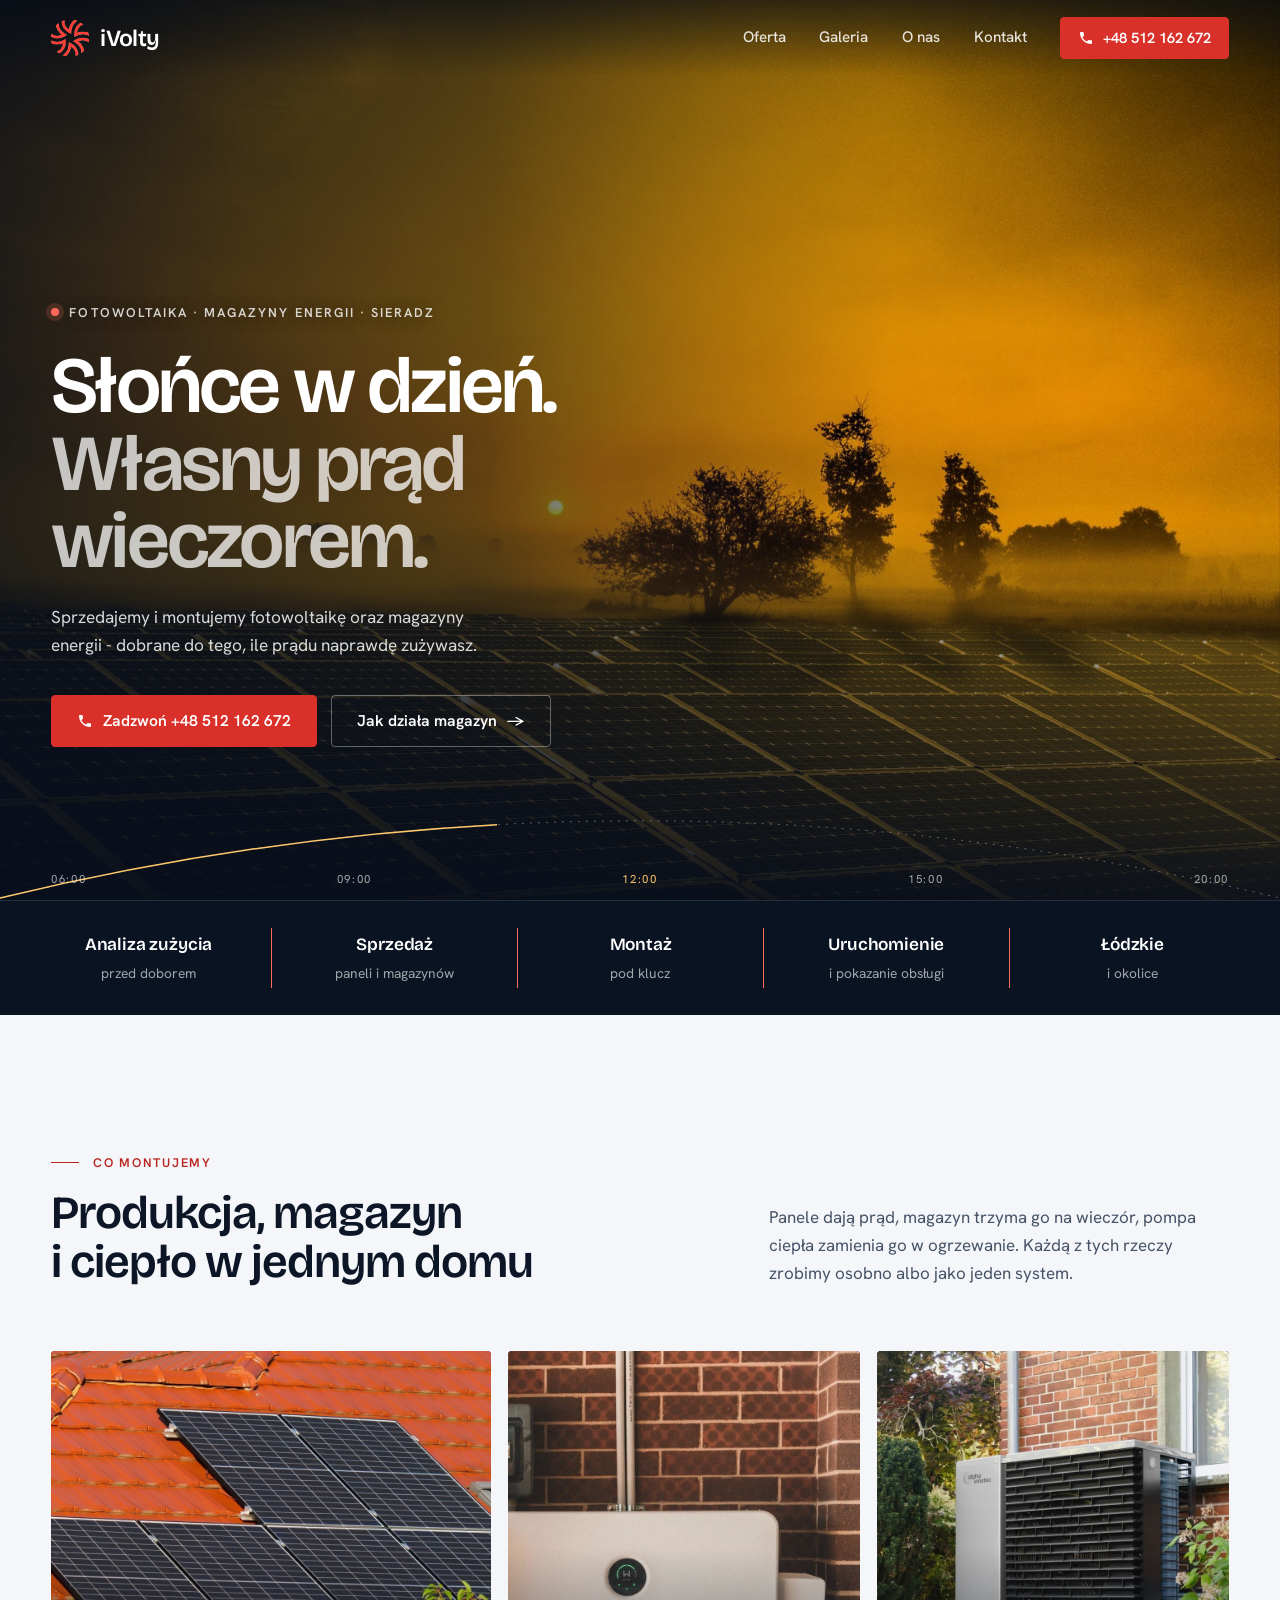
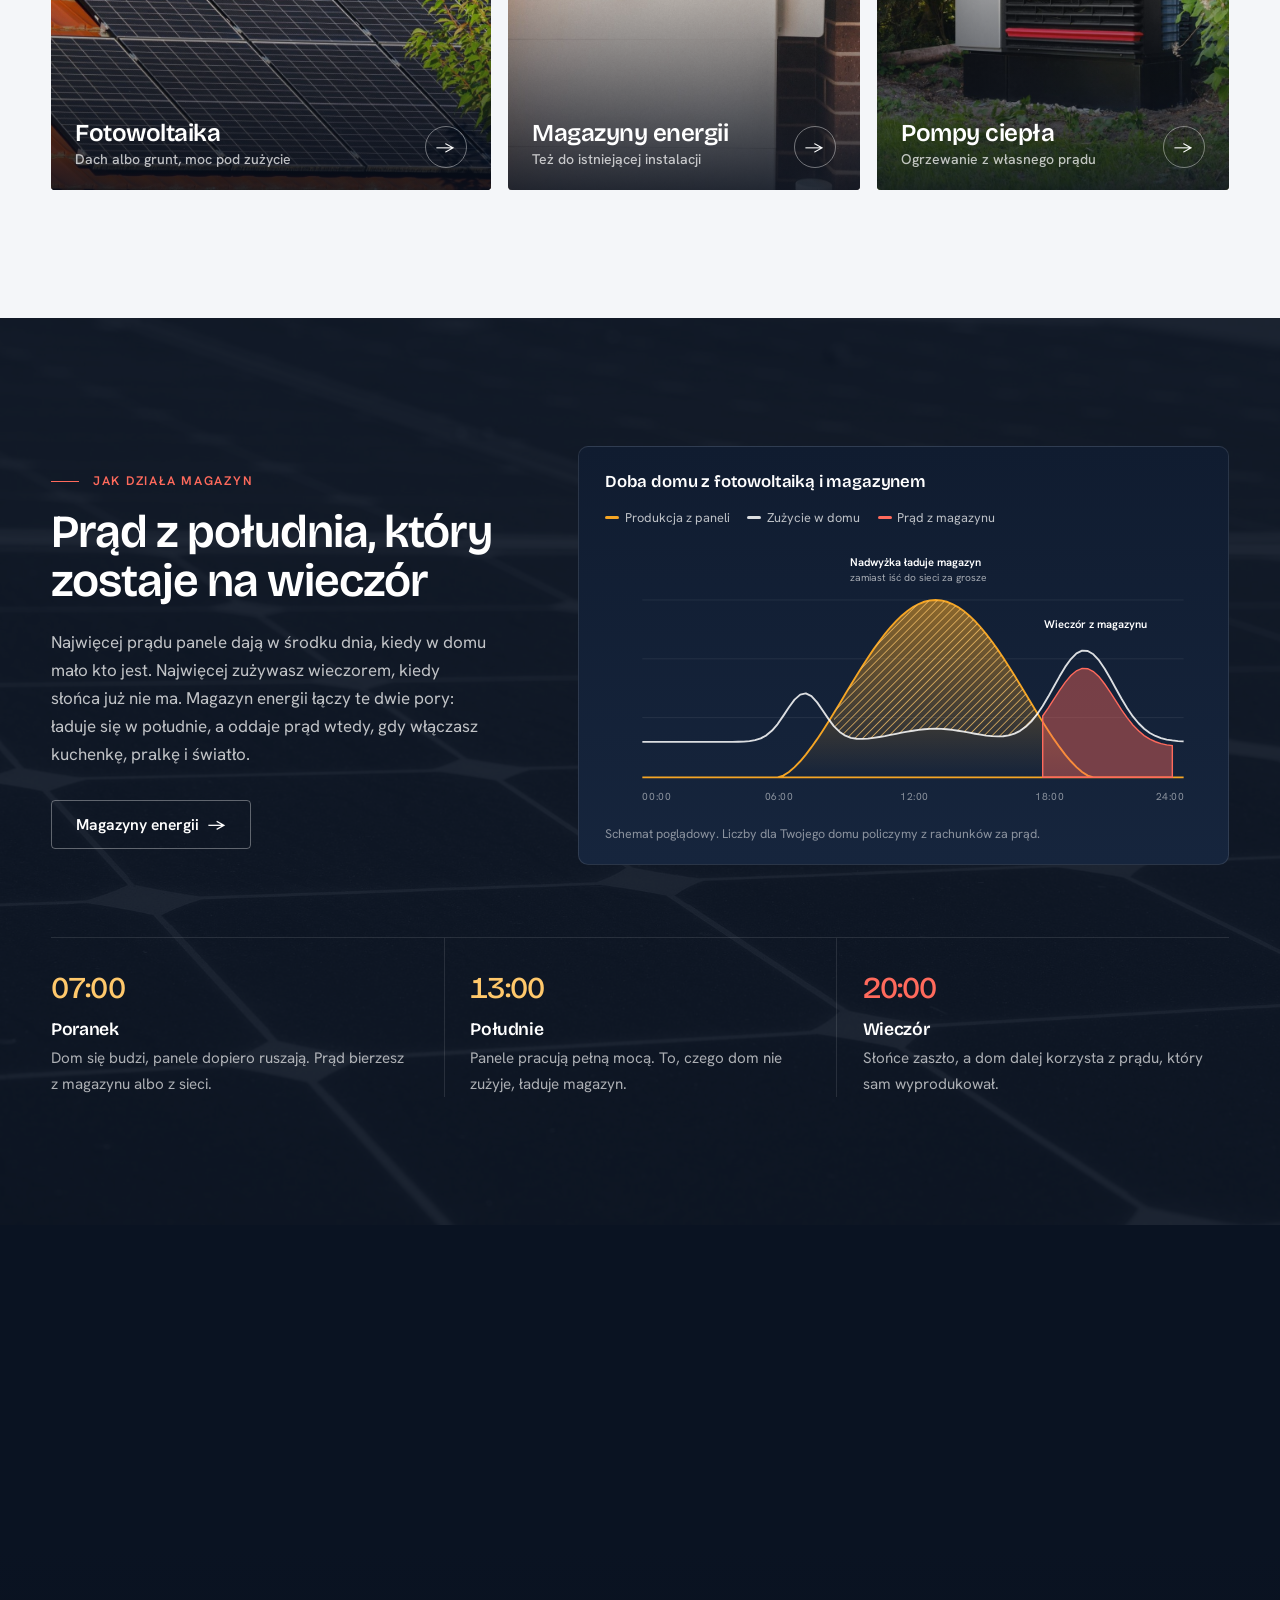
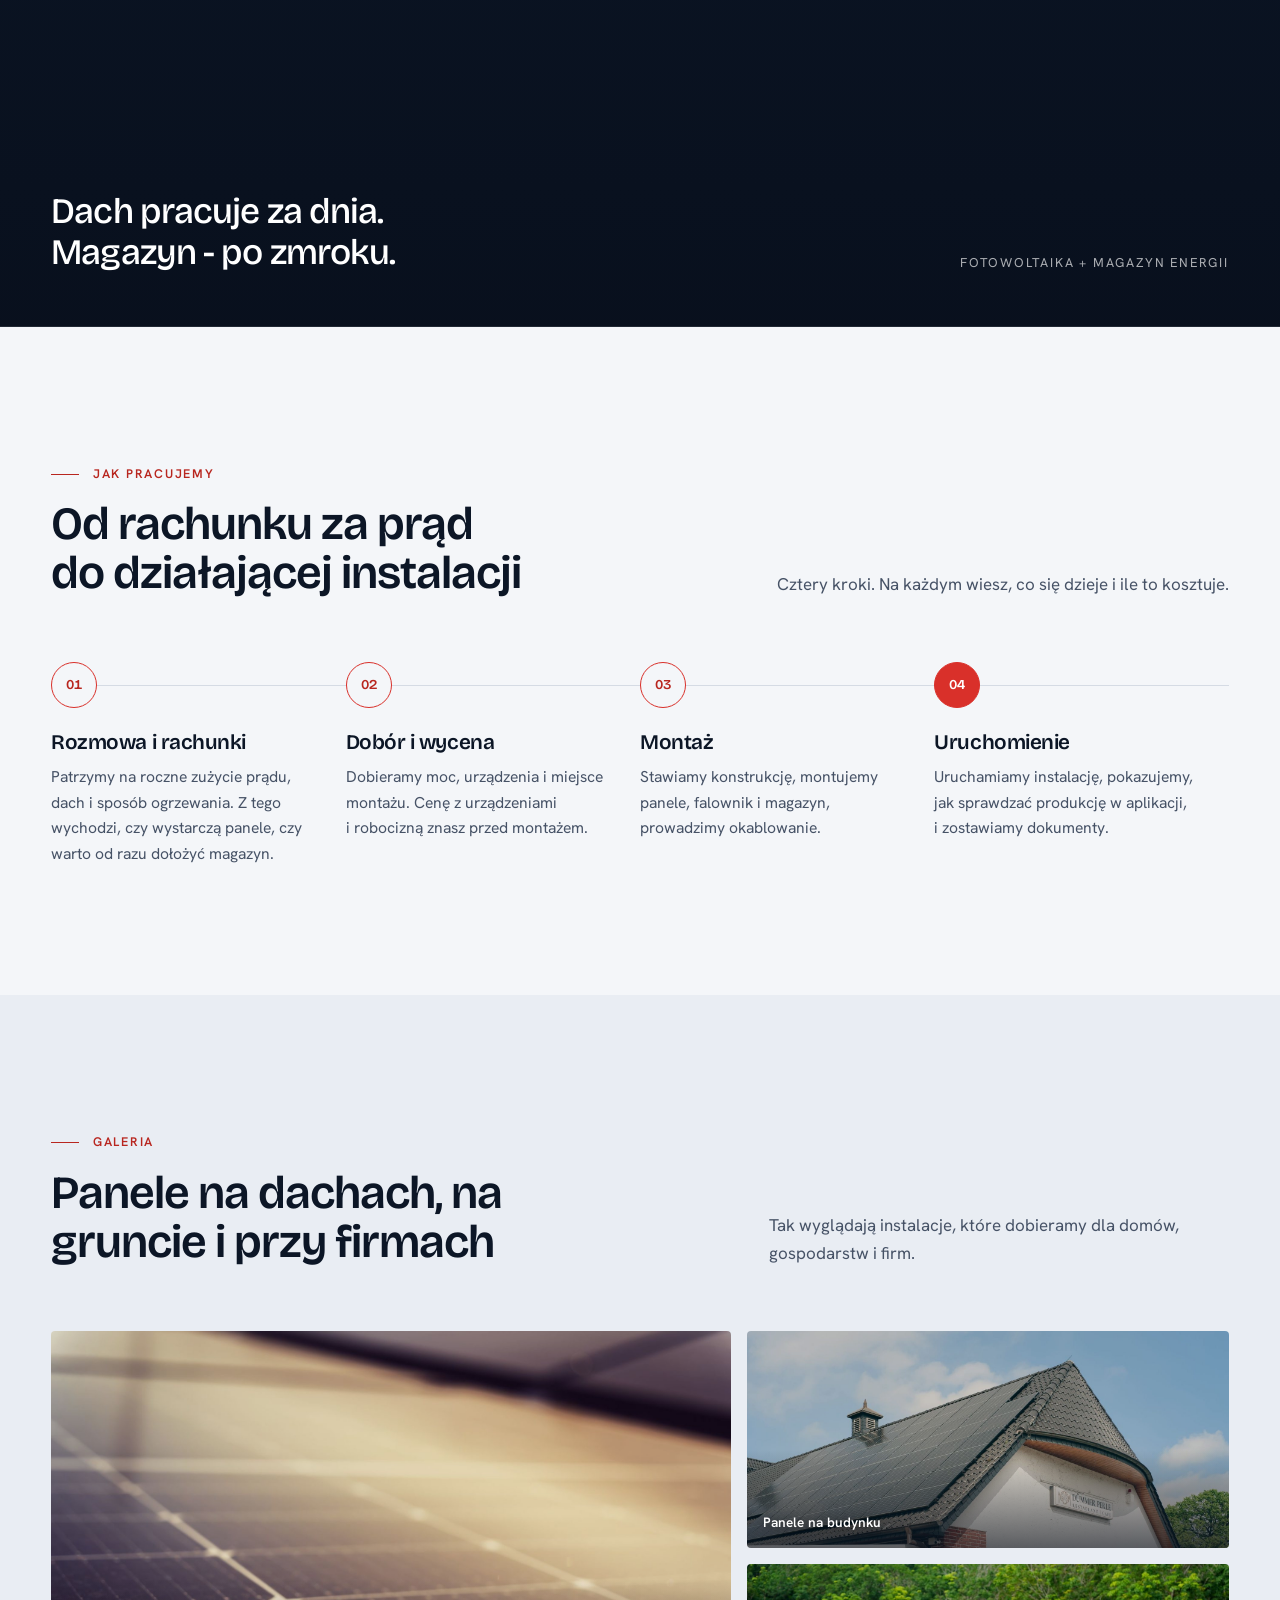
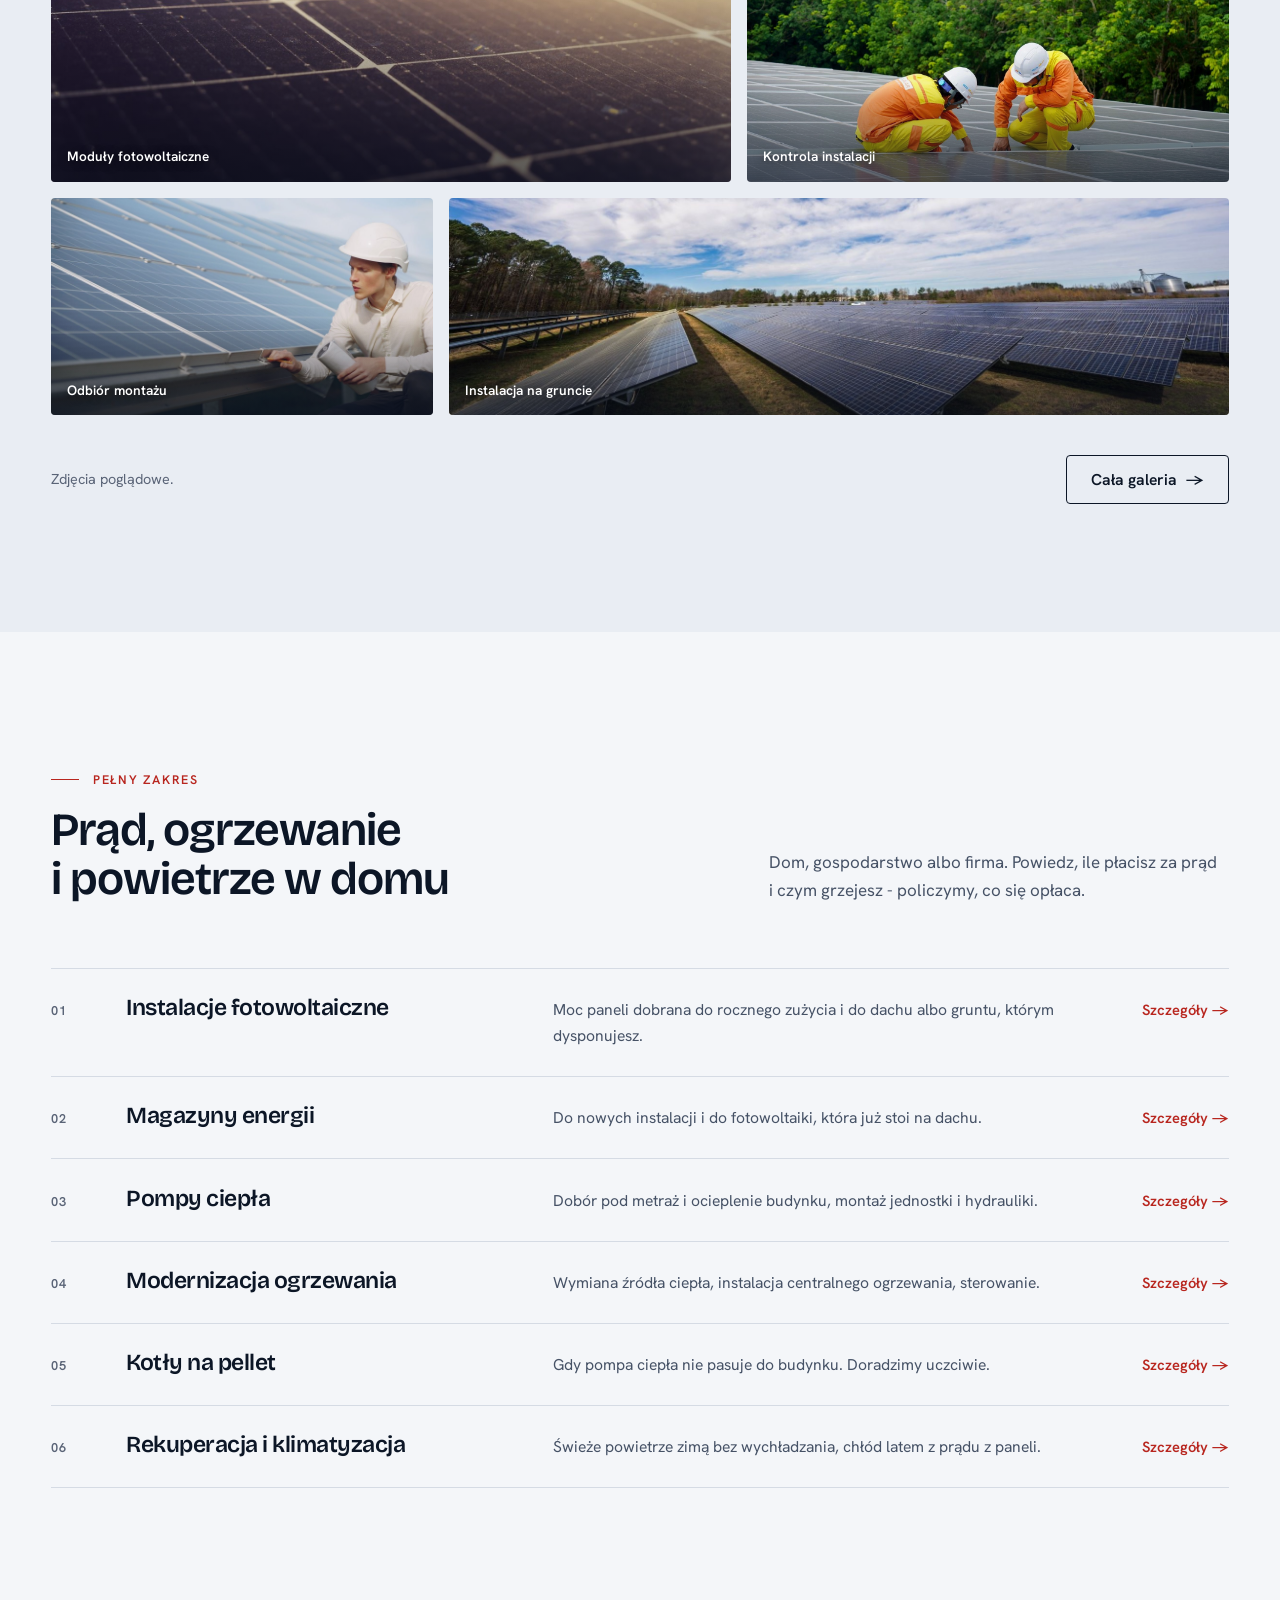
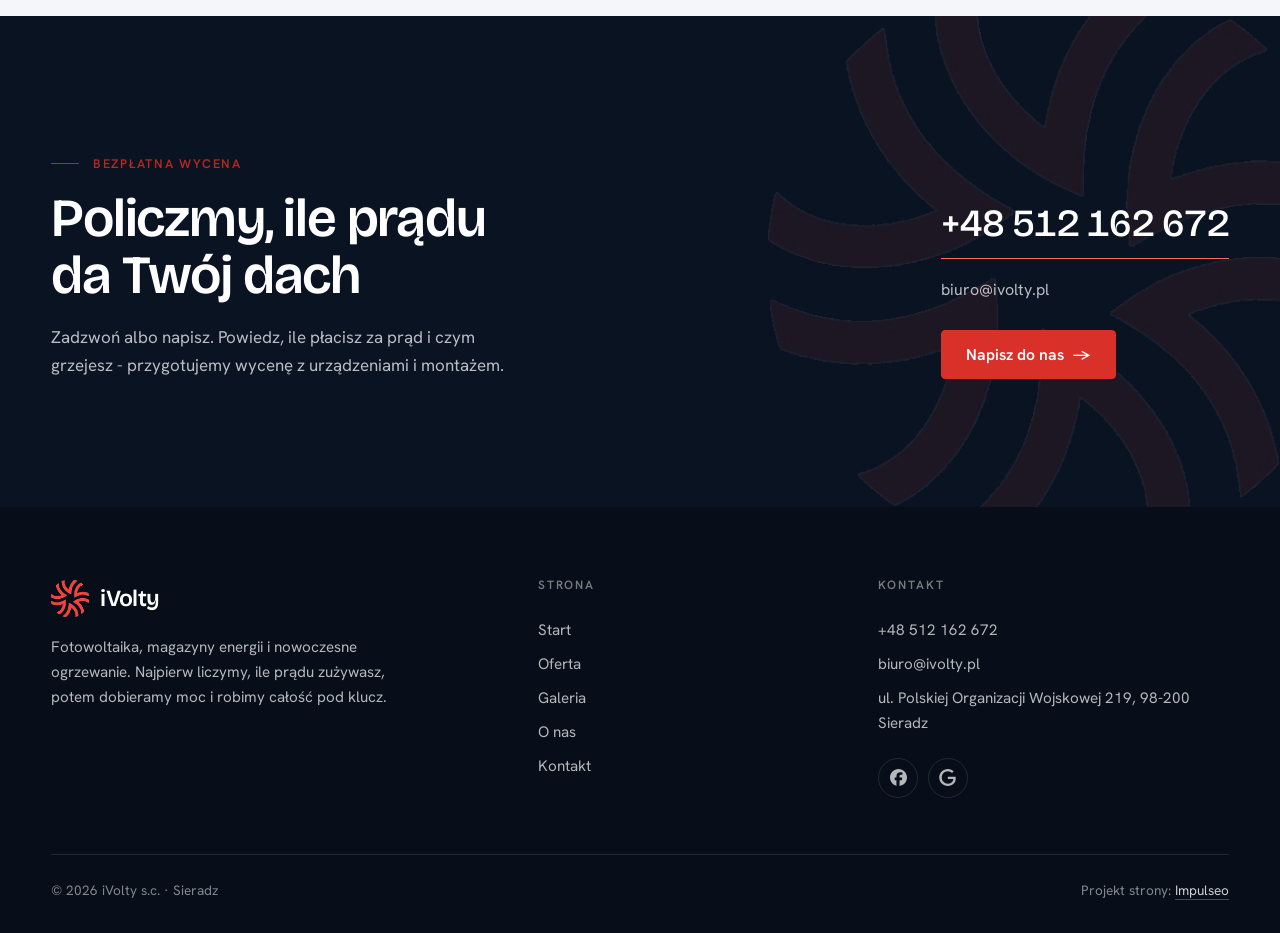
<file: index.html>
<!DOCTYPE html>
<html lang="pl">
<head>
<meta charset="UTF-8">
<meta name="viewport" content="width=device-width, initial-scale=1.0">
<title>iVolty - fotowoltaika i&nbsp;magazyny energii · Sieradz</title>
<meta name="description" content="iVolty z Sieradza - sprzedaż i montaż instalacji fotowoltaicznych, magazynów energii i pomp ciepła. Doradztwo, dobór pod zużycie i montaż pod klucz w województwie łódzkim i okolicach.">
<link rel="canonical" href="https://impulseo-pl.github.io/ivolty/">
<meta name="robots" content="noindex, nofollow">
<meta name="theme-color" content="#0A1322">
<meta property="og:type" content="website">
<meta property="og:locale" content="pl_PL">
<meta property="og:site_name" content="iVolty">
<meta property="og:title" content="iVolty - fotowoltaika i magazyny energii · Sieradz">
<meta property="og:description" content="iVolty z Sieradza - sprzedaż i montaż instalacji fotowoltaicznych, magazynów energii i pomp ciepła. Doradztwo, dobór pod zużycie i montaż pod klucz w województwie łódzkim i okolicach.">
<meta property="og:url" content="https://impulseo-pl.github.io/ivolty/">
<meta property="og:image" content="https://impulseo-pl.github.io/ivolty/img/og.jpg">
<meta property="og:image:width" content="1200">
<meta property="og:image:height" content="630">
<meta name="twitter:card" content="summary_large_image">
<link rel="icon" href="img/logo.png">
<script type="application/ld+json">{"@context": "https://schema.org", "@type": "LocalBusiness", "name": "iVolty", "url": "https://impulseo-pl.github.io/ivolty/", "telephone": "+48512162672", "email": "biuro@ivolty.pl", "image": "https://impulseo-pl.github.io/ivolty/img/og.jpg", "address": {"@type": "PostalAddress", "streetAddress": "ul. Polskiej Organizacji Wojskowej 219", "postalCode": "98-200", "addressLocality": "Sieradz", "addressCountry": "PL"}, "areaServed": "województwo łódzkie", "sameAs": ["https://www.facebook.com/iVolty/", "https://www.google.com/maps/place/iVolty/@51.5954788,18.6846945,700m/data=!3m2!1e3!4b1!4m6!3m5!1s0x471af555b4167131:0xcd4eed033a28cf67!8m2!3d51.5954788!4d18.6846945!16s%2Fg%2F11yvy6bb_m"]}</script>
<link rel="preconnect" href="https://fonts.googleapis.com">
<link rel="preconnect" href="https://fonts.gstatic.com" crossorigin>
<link href="https://fonts.googleapis.com/css2?family=Bricolage+Grotesque:opsz,wght@12..96,500;12..96,600&family=Hanken+Grotesk:wght@400;500;600&display=swap" rel="stylesheet">
<link rel="stylesheet" href="assets/styles.css?v=doba1">
</head>
<body>

<header class="nav">
  <div class="wrap nav-inner">
    <a class="brand" href="index.html" aria-label="iVolty - strona główna"><img class="brand-logo" src="img/logo.png" alt="iVolty" width="578" height="562" decoding="async"><b>iVolty</b></a>
    <nav class="nav-links" aria-label="Menu główne">
      <a href="oferta.html">Oferta</a>
      <a href="realizacje.html">Galeria</a>
      <a href="o-nas.html">O&nbsp;nas</a>
      <a href="kontakt.html">Kontakt</a>
      <a href="tel:+48512162672" class="btn btn-accent"><svg class="ico-tel" width="16" height="16" viewBox="0 0 24 24" fill="none" aria-hidden="true"><path d="M6.6 10.8a15.5 15.5 0 0 0 6.6 6.6l2.2-2.2a1 1 0 0 1 1-.24 11.4 11.4 0 0 0 3.6.58 1 1 0 0 1 1 1V20a1 1 0 0 1-1 1A17 17 0 0 1 3 4a1 1 0 0 1 1-1h3.5a1 1 0 0 1 1 1c0 1.25.2 2.46.58 3.6a1 1 0 0 1-.25 1l-2.23 2.2Z" fill="currentColor"/></svg> +48 512 162 672</a>
    </nav>
    <button class="nav-toggle" aria-label="Menu"><span></span><span></span><span></span></button>
  </div>
</header>

<main>
<section class="hero-volt">
  <img class="hv-photo" src="img/hero.jpg" srcset="img/hero-m.jpg 1200w, img/hero.jpg 2400w" sizes="100vw" fetchpriority="high" alt="Panele fotowoltaiczne o wschodzie słońca" width="2400" height="1571">
  <div class="hv-inner">
    <span class="hv-kicker reveal"><i></i>Fotowoltaika · Magazyny energii · Sieradz</span>
    <h1 class="hv-title reveal">Słońce w&nbsp;dzień. <span class="l2">Własny prąd wieczorem.</span></h1>
    <p class="hv-lead reveal">Sprzedajemy i&nbsp;montujemy fotowoltaikę oraz magazyny energii - dobrane do tego, ile prądu naprawdę zużywasz.</p>
    <div class="hv-actions reveal">
      <a href="tel:+48512162672" class="btn btn-accent"><svg class="ico-tel" width="16" height="16" viewBox="0 0 24 24" fill="none" aria-hidden="true"><path d="M6.6 10.8a15.5 15.5 0 0 0 6.6 6.6l2.2-2.2a1 1 0 0 1 1-.24 11.4 11.4 0 0 0 3.6.58 1 1 0 0 1 1 1V20a1 1 0 0 1-1 1A17 17 0 0 1 3 4a1 1 0 0 1 1-1h3.5a1 1 0 0 1 1 1c0 1.25.2 2.46.58 3.6a1 1 0 0 1-.25 1l-2.23 2.2Z" fill="currentColor"/></svg> Zadzwoń +48 512 162 672</a>
      <a href="#doba" class="btn btn-line">Jak działa magazyn <span class="arr" aria-hidden="true">→</span></a>
    </div>
  </div>
  <div class="sun-arc" aria-hidden="true">
    <svg viewBox="0 0 1000 100" preserveAspectRatio="none">
      <path class="arc" d="M0,98 Q500,-58 1000,98"/>
      <path class="arc-done" d="M0,98 Q500,-58 1000,98" pathLength="100" stroke-dasharray="52 100" stroke-dashoffset="52"><animate attributeName="stroke-dashoffset" from="52" to="0" dur="2.6s" begin="0.6s" fill="freeze" calcMode="spline" keySplines=".16 .84 .44 1" keyTimes="0;1"/></path>
    </svg>
  </div>
  <div class="sun-hours" aria-hidden="true"><span>06:00</span><span>09:00</span><span>12:00</span><span>15:00</span><span>20:00</span></div>
</section>

<section class="strip" aria-label="Co dostajesz">
  <div class="wrap"><ul>
    <li><span class="k">Analiza zużycia</span><span class="v">przed doborem</span></li>
    <li><span class="k">Sprzedaż</span><span class="v">paneli i&nbsp;magazynów</span></li>
    <li><span class="k">Montaż</span><span class="v">pod klucz</span></li>
    <li><span class="k">Uruchomienie</span><span class="v">i&nbsp;pokazanie obsługi</span></li>
    <li><span class="k">Łódzkie</span><span class="v">i&nbsp;okolice</span></li>
  </ul></div>
</section>

<section class="s-pad">
  <div class="wrap">
    <div class="s-head reveal">
      <div><span class="eyebrow">Co montujemy</span><h2>Produkcja, magazyn i&nbsp;ciepło w&nbsp;jednym domu</h2></div>
      <p>Panele dają prąd, magazyn trzyma go na wieczór, pompa ciepła zamienia go w&nbsp;ogrzewanie. Każdą z&nbsp;tych rzeczy zrobimy osobno albo jako jeden system.</p>
    </div>
    <div class="trio">
      <a href="oferta.html#fotowoltaika" class="reveal"><img src="img/g1.jpg" alt="Panele fotowoltaiczne na dachu domu" width="1600" height="1068"><span class="t-txt"><span class="t-name">Fotowoltaika<span class="t-sub">Dach albo grunt, moc pod zużycie</span></span><span class="t-arr" aria-hidden="true">→</span></span></a>
      <a href="oferta.html#magazyny" class="reveal"><img src="img/g2.jpg" alt="Domowy magazyn energii na ścianie" loading="lazy" width="848" height="1066"><span class="t-txt"><span class="t-name">Magazyny energii<span class="t-sub">Też do istniejącej instalacji</span></span><span class="t-arr" aria-hidden="true">→</span></span></a>
      <a href="oferta.html#pompy" class="reveal"><img src="img/g3.jpg" alt="Pompa ciepła przy domu" loading="lazy" width="1600" height="1066"><span class="t-txt"><span class="t-name">Pompy ciepła<span class="t-sub">Ogrzewanie z&nbsp;własnego prądu</span></span><span class="t-arr" aria-hidden="true">→</span></span></a>
    </div>
  </div>
</section>

<section class="doba night s-pad" id="doba">
  <div class="doba-tex" aria-hidden="true"></div>
  <div class="wrap">
    <div class="doba-grid">
      <div class="doba-copy reveal">
        <span class="eyebrow">Jak działa magazyn</span>
        <h2>Prąd z&nbsp;południa, który zostaje na wieczór</h2>
        <p>Najwięcej prądu panele dają w&nbsp;środku dnia, kiedy w&nbsp;domu mało kto jest. Najwięcej zużywasz wieczorem, kiedy słońca już nie ma. Magazyn energii łączy te dwie pory: ładuje się w&nbsp;południe, a&nbsp;oddaje prąd wtedy, gdy włączasz kuchenkę, pralkę i&nbsp;światło.</p>
        <a href="oferta.html#magazyny" class="btn btn-line">Magazyny energii <span class="arr" aria-hidden="true">→</span></a>
      </div>
      <div class="chart reveal" role="img" aria-label="Schemat doby: w południe panele produkują więcej prądu, niż zużywa dom, nadwyżka ładuje magazyn, a wieczorem dom korzysta z prądu z magazynu.">
          <div class="chart-top">
            <h3>Doba domu z&nbsp;fotowoltaiką i&nbsp;magazynem</h3>
            <div class="legend"><span><i class="lg-sun"></i>Produkcja z&nbsp;paneli</span><span><i class="lg-use"></i>Zużycie w&nbsp;domu</span><span><i class="lg-bat"></i>Prąd z&nbsp;magazynu</span></div>
          </div>
          <svg viewBox="0 0 640 290" aria-hidden="true">
            <defs>
              <linearGradient id="gSun" x1="0" y1="0" x2="0" y2="1"><stop offset="0" stop-color="#F5A524" stop-opacity=".55"/><stop offset="1" stop-color="#F5A524" stop-opacity="0"/></linearGradient>
              <pattern id="hatch" width="6" height="6" patternUnits="userSpaceOnUse" patternTransform="rotate(45)"><line x1="0" y1="0" x2="0" y2="6" stroke="#FFC86B" stroke-width="2" stroke-opacity=".7"/></pattern>
            </defs>
            <g class="grid"><line x1="40" y1="250" x2="620" y2="250"/><line x1="40" y1="186" x2="620" y2="186"/><line x1="40" y1="123" x2="620" y2="123"/><line x1="40" y1="60" x2="620" y2="60"/></g>
            <path class="prod" d="M40.0,250.0 L46.0,250.0 L52.1,250.0 L58.1,250.0 L64.2,250.0 L70.2,250.0 L76.2,250.0 L82.3,250.0 L88.3,250.0 L94.4,250.0 L100.4,250.0 L106.5,250.0 L112.5,250.0 L118.5,250.0 L124.6,250.0 L130.6,250.0 L136.7,250.0 L142.7,250.0 L148.8,250.0 L154.8,250.0 L160.8,250.0 L166.9,250.0 L172.9,250.0 L179.0,250.0 L185.0,250.0 L191.0,248.1 L197.1,244.3 L203.1,239.1 L209.2,232.8 L215.2,225.7 L221.2,217.7 L227.3,209.1 L233.3,200.0 L239.4,190.6 L245.4,180.8 L251.5,170.8 L257.5,160.8 L263.5,150.8 L269.6,140.9 L275.6,131.2 L281.7,121.8 L287.7,112.9 L293.8,104.4 L299.8,96.5 L305.8,89.2 L311.9,82.6 L317.9,76.8 L324.0,71.7 L330.0,67.6 L336.0,64.3 L342.1,61.9 L348.1,60.5 L354.2,60.0 L360.2,60.5 L366.2,61.9 L372.3,64.3 L378.3,67.6 L384.4,71.7 L390.4,76.8 L396.5,82.6 L402.5,89.2 L408.5,96.5 L414.6,104.4 L420.6,112.9 L426.7,121.8 L432.7,131.2 L438.8,140.9 L444.8,150.8 L450.8,160.8 L456.9,170.8 L462.9,180.8 L469.0,190.6 L475.0,200.0 L481.0,209.1 L487.1,217.7 L493.1,225.7 L499.2,232.8 L505.2,239.1 L511.2,244.3 L517.3,248.1 L523.3,250.0 L529.4,250.0 L535.4,250.0 L541.5,250.0 L547.5,250.0 L553.5,250.0 L559.6,250.0 L565.6,250.0 L571.7,250.0 L577.7,250.0 L583.8,250.0 L589.8,250.0 L595.8,250.0 L601.9,250.0 L607.9,250.0 L614.0,250.0 L620.0,250.0 L620.0,250 L40.0,250 Z"/>
            <path class="charge" d="M245.4,180.8 L251.5,170.8 L257.5,160.8 L263.5,150.8 L269.6,140.9 L275.6,131.2 L281.7,121.8 L287.7,112.9 L293.8,104.4 L299.8,96.5 L305.8,89.2 L311.9,82.6 L317.9,76.8 L324.0,71.7 L330.0,67.6 L336.0,64.3 L342.1,61.9 L348.1,60.5 L354.2,60.0 L360.2,60.5 L366.2,61.9 L372.3,64.3 L378.3,67.6 L384.4,71.7 L390.4,76.8 L396.5,82.6 L402.5,89.2 L408.5,96.5 L414.6,104.4 L420.6,112.9 L426.7,121.8 L432.7,131.2 L438.8,140.9 L444.8,150.8 L450.8,160.8 L456.9,170.8 L462.9,180.8 L462.9,182.6 L456.9,190.0 L450.8,195.9 L444.8,200.2 L438.8,203.2 L432.7,205.0 L426.7,206.0 L420.6,206.2 L414.6,205.9 L408.5,205.3 L402.5,204.3 L396.5,203.3 L390.4,202.2 L384.4,201.1 L378.3,200.1 L372.3,199.2 L366.2,198.5 L360.2,198.1 L354.2,198.0 L348.1,198.1 L342.1,198.5 L336.0,199.2 L330.0,200.1 L324.0,201.1 L317.9,202.2 L311.9,203.4 L305.8,204.6 L299.8,205.8 L293.8,206.8 L287.7,207.7 L281.7,208.5 L275.6,208.8 L269.6,208.7 L263.5,207.7 L257.5,205.4 L251.5,201.4 L245.4,195.4 Z"/>
            <path class="bat" d="M469.0,250 L469.0,184.3 L475.0,175.6 L481.0,166.3 L487.1,156.9 L493.1,148.3 L499.2,141.0 L505.2,135.8 L511.2,133.3 L517.3,133.6 L523.3,136.7 L529.4,142.3 L535.4,150.0 L541.5,158.9 L547.5,168.3 L553.5,177.7 L559.6,186.3 L565.6,193.9 L571.7,200.2 L577.7,205.3 L583.8,209.1 L589.8,211.9 L595.8,213.9 L601.9,215.2 L607.9,216.1 L607.9,250 Z"/>
            <path class="use draw" d="M40.0,212.0 L46.0,212.0 L52.1,212.0 L58.1,212.0 L64.2,212.0 L70.2,212.0 L76.2,212.0 L82.3,212.0 L88.3,212.0 L94.4,212.0 L100.4,212.0 L106.5,212.0 L112.5,212.0 L118.5,212.0 L124.6,212.0 L130.6,212.0 L136.7,212.0 L142.7,211.9 L148.8,211.7 L154.8,211.2 L160.8,210.2 L166.9,208.3 L172.9,205.0 L179.0,199.9 L185.0,192.9 L191.0,184.2 L197.1,175.0 L203.1,166.8 L209.2,161.4 L215.2,160.0 L221.2,163.0 L227.3,169.7 L233.3,178.4 L239.4,187.4 L245.4,195.4 L251.5,201.4 L257.5,205.4 L263.5,207.7 L269.6,208.7 L275.6,208.8 L281.7,208.5 L287.7,207.7 L293.8,206.8 L299.8,205.8 L305.8,204.6 L311.9,203.4 L317.9,202.2 L324.0,201.1 L330.0,200.1 L336.0,199.2 L342.1,198.5 L348.1,198.1 L354.2,198.0 L360.2,198.1 L366.2,198.5 L372.3,199.2 L378.3,200.1 L384.4,201.1 L390.4,202.2 L396.5,203.3 L402.5,204.3 L408.5,205.3 L414.6,205.9 L420.6,206.2 L426.7,206.0 L432.7,205.0 L438.8,203.2 L444.8,200.2 L450.8,195.9 L456.9,190.0 L462.9,182.6 L469.0,173.6 L475.0,163.5 L481.0,152.7 L487.1,141.8 L493.1,131.7 L499.2,123.3 L505.2,117.2 L511.2,114.3 L517.3,114.6 L523.3,118.2 L529.4,124.8 L535.4,133.7 L541.5,144.1 L547.5,155.1 L553.5,165.9 L559.6,175.9 L565.6,184.8 L571.7,192.1 L577.7,198.0 L583.8,202.5 L589.8,205.7 L595.8,208.0 L601.9,209.6 L607.9,210.5 L614.0,211.2 L620.0,211.5"/>
            <text class="lbl" x="262" y="24">Nadwyżka ładuje magazyn</text>
            <text class="lbl-s" x="262" y="40">zamiast iść do sieci za grosze</text>
            <text class="lbl" x="470" y="90">Wieczór z&nbsp;magazynu</text>
            <text class="ax" x="40" y="274">00:00</text><text class="ax" x="171" y="274">06:00</text><text class="ax" x="316" y="274">12:00</text><text class="ax" x="461" y="274">18:00</text><text class="ax" x="590" y="274">24:00</text>
          </svg>
          <p class="chart-note">Schemat poglądowy. Liczby dla Twojego domu policzymy z&nbsp;rachunków za prąd.</p>
        </div>
    </div>
    <div class="moments">
      <div class="reveal"><time>07:00</time><h3>Poranek</h3><p>Dom się budzi, panele dopiero ruszają. Prąd bierzesz z&nbsp;magazynu albo z&nbsp;sieci.</p></div>
      <div class="reveal"><time>13:00</time><h3>Południe</h3><p>Panele pracują pełną mocą. To, czego dom nie zużyje, ładuje magazyn.</p></div>
      <div class="reveal"><time>20:00</time><h3>Wieczór</h3><p>Słońce zaszło, a&nbsp;dom dalej korzysta z&nbsp;prądu, który sam wyprodukował.</p></div>
    </div>
  </div>
</section>

<section class="stopklatka" aria-label="Domy z panelami fotowoltaicznymi o zachodzie słońca">
  <div class="stk-bg" style="background-image:url(img/wieczor.jpg)"></div>
  <div class="stk-cap wrap">
    <p>Dach pracuje za dnia. Magazyn - po zmroku.</p>
    <span>Fotowoltaika + magazyn energii</span>
  </div>
</section>

<section class="s-pad">
  <div class="wrap">
    <div class="s-head reveal">
      <div><span class="eyebrow">Jak pracujemy</span><h2>Od rachunku za prąd do działającej instalacji</h2></div>
      <p>Cztery kroki. Na każdym wiesz, co się dzieje i&nbsp;ile to kosztuje.</p>
    </div>
    <ol class="kroki">
      <li class="reveal"><span class="dot">01</span><h3>Rozmowa i&nbsp;rachunki</h3><p>Patrzymy na roczne zużycie prądu, dach i&nbsp;sposób ogrzewania. Z&nbsp;tego wychodzi, czy wystarczą panele, czy warto od razu dołożyć magazyn.</p></li>
      <li class="reveal"><span class="dot">02</span><h3>Dobór i&nbsp;wycena</h3><p>Dobieramy moc, urządzenia i&nbsp;miejsce montażu. Cenę z&nbsp;urządzeniami i&nbsp;robocizną znasz przed montażem.</p></li>
      <li class="reveal"><span class="dot">03</span><h3>Montaż</h3><p>Stawiamy konstrukcję, montujemy panele, falownik i&nbsp;magazyn, prowadzimy okablowanie.</p></li>
      <li class="reveal"><span class="dot">04</span><h3>Uruchomienie</h3><p>Uruchamiamy instalację, pokazujemy, jak sprawdzać produkcję w&nbsp;aplikacji, i&nbsp;zostawiamy dokumenty.</p></li>
    </ol>
  </div>
</section>

<section class="s-pad day-2">
  <div class="wrap">
    <div class="s-head reveal">
      <div><span class="eyebrow">Galeria</span><h2>Panele na dachach, na gruncie i&nbsp;przy firmach</h2></div>
      <p>Tak wyglądają instalacje, które dobieramy dla domów, gospodarstw i&nbsp;firm.</p>
    </div>
    <div class="mozaika">
      <figure class="reveal"><img src="img/g4.jpg" alt="Panele fotowoltaiczne w ciepłym świetle" loading="lazy" width="1600" height="1066"><figcaption>Moduły fotowoltaiczne</figcaption></figure>
      <figure class="reveal"><img src="img/g10.jpg" alt="Budynek z panelami na dachu" loading="lazy" width="1600" height="1200"><figcaption>Panele na budynku</figcaption></figure>
      <figure class="reveal"><img src="img/g13.jpg" alt="Kontrola instalacji fotowoltaicznej" loading="lazy" width="1600" height="1066"><figcaption>Kontrola instalacji</figcaption></figure>
      <figure class="reveal"><img src="img/g5.jpg" alt="Sprawdzanie montażu paneli" loading="lazy" width="1600" height="1066"><figcaption>Odbiór montażu</figcaption></figure>
      <figure class="reveal"><img src="img/g6.jpg" alt="Instalacja fotowoltaiczna na gruncie" loading="lazy" width="1600" height="1066"><figcaption>Instalacja na gruncie</figcaption></figure>
    </div>
    <div class="more reveal"><p>Zdjęcia poglądowe.</p><a href="realizacje.html" class="btn btn-ink">Cała galeria <span class="arr" aria-hidden="true">→</span></a></div>
  </div>
</section>

<section class="s-pad">
  <div class="wrap">
    <div class="s-head reveal">
      <div><span class="eyebrow">Pełny zakres</span><h2>Prąd, ogrzewanie i&nbsp;powietrze w&nbsp;domu</h2></div>
      <p>Dom, gospodarstwo albo firma. Powiedz, ile płacisz za prąd i&nbsp;czym grzejesz - policzymy, co się opłaca.</p>
    </div>
    <ul class="usl">
      <li class="reveal"><span class="n">01</span><h3>Instalacje fotowoltaiczne</h3><p>Moc paneli dobrana do rocznego zużycia i&nbsp;do dachu albo gruntu, którym dysponujesz.</p><a href="oferta.html#fotowoltaika">Szczegóły <span class="arr" aria-hidden="true">→</span></a></li>
      <li class="reveal"><span class="n">02</span><h3>Magazyny energii</h3><p>Do nowych instalacji i&nbsp;do fotowoltaiki, która już stoi na dachu.</p><a href="oferta.html#magazyny">Szczegóły <span class="arr" aria-hidden="true">→</span></a></li>
      <li class="reveal"><span class="n">03</span><h3>Pompy ciepła</h3><p>Dobór pod metraż i&nbsp;ocieplenie budynku, montaż jednostki i&nbsp;hydrauliki.</p><a href="oferta.html#pompy">Szczegóły <span class="arr" aria-hidden="true">→</span></a></li>
      <li class="reveal"><span class="n">04</span><h3>Modernizacja ogrzewania</h3><p>Wymiana źródła ciepła, instalacja centralnego ogrzewania, sterowanie.</p><a href="oferta.html#ogrzewanie">Szczegóły <span class="arr" aria-hidden="true">→</span></a></li>
      <li class="reveal"><span class="n">05</span><h3>Kotły na pellet</h3><p>Gdy pompa ciepła nie pasuje do budynku. Doradzimy uczciwie.</p><a href="oferta.html#pellet">Szczegóły <span class="arr" aria-hidden="true">→</span></a></li>
      <li class="reveal"><span class="n">06</span><h3>Rekuperacja i&nbsp;klimatyzacja</h3><p>Świeże powietrze zimą bez wychładzania, chłód latem z&nbsp;prądu z&nbsp;paneli.</p><a href="oferta.html#rekuperacja">Szczegóły <span class="arr" aria-hidden="true">→</span></a></li>
    </ul>
  </div>
</section>
<section class="cta s-pad">
  <img class="cta-mark" src="img/logo.png" alt="" aria-hidden="true" width="578" height="562" loading="lazy">
  <div class="wrap">
    <div class="reveal">
      <span class="eyebrow">Bezpłatna wycena</span>
      <h2>Policzmy, ile prądu da Twój dach</h2>
      <p>Zadzwoń albo napisz. Powiedz, ile płacisz za prąd i&nbsp;czym grzejesz - przygotujemy wycenę z&nbsp;urządzeniami i&nbsp;montażem.</p>
    </div>
    <div class="cta-side reveal">
      <a class="cta-phone" href="tel:+48512162672">+48 512 162 672</a>
      <a class="cta-mail" href="mailto:biuro@ivolty.pl">biuro@ivolty.pl</a>
      <a href="kontakt.html" class="btn btn-accent">Napisz do nas <span class="arr" aria-hidden="true">→</span></a>
    </div>
  </div>
</section>
</main>

<footer>
  <div class="wrap">
    <div class="foot-grid">
      <div class="foot-brand">
        <a class="brand" href="index.html"><img class="brand-logo" src="img/logo.png" alt="iVolty" width="578" height="562" loading="lazy"><b>iVolty</b></a>
        <p>Fotowoltaika, magazyny energii i&nbsp;nowoczesne ogrzewanie. Najpierw liczymy, ile prądu zużywasz, potem dobieramy moc i&nbsp;robimy całość pod klucz.</p>
      </div>
      <div class="foot-col">
        <h4>Strona</h4>
        <a href="index.html">Start</a>
        <a href="oferta.html">Oferta</a>
        <a href="realizacje.html">Galeria</a>
        <a href="o-nas.html">O&nbsp;nas</a>
        <a href="kontakt.html">Kontakt</a>
      </div>
      <div class="foot-col">
        <h4>Kontakt</h4>
        <a href="tel:+48512162672">+48 512 162 672</a>
        <a href="mailto:biuro@ivolty.pl">biuro@ivolty.pl</a>
        <p>ul. Polskiej Organizacji Wojskowej 219, 98-200 Sieradz</p>
        <div class="foot-soc">
          <a class="soc" href="https://www.facebook.com/iVolty/" target="_blank" rel="noopener" aria-label="Facebook - iVolty"><svg viewBox="0 0 24 24" aria-hidden="true" focusable="false"><path d="M9.101 23.691v-7.98H6.627v-3.667h2.474v-1.58c0-4.085 1.848-5.978 5.858-5.978.401 0 .955.042 1.468.103a8.68 8.68 0 0 1 1.141.195v3.325a8.623 8.623 0 0 0-.653-.036 26.805 26.805 0 0 0-.733-.009c-.707 0-1.259.096-1.675.309a1.686 1.686 0 0 0-.679.622c-.258.42-.374.995-.374 1.752v1.297h3.919l-.386 2.103-.287 1.564h-3.246v8.245C19.396 23.238 24 18.179 24 12.044c0-6.627-5.373-12-12-12s-12 5.373-12 12c0 5.628 3.874 10.350 9.101 11.647Z" fill="currentColor"/></svg></a>
          <a class="soc" href="https://www.google.com/maps/place/iVolty/@51.5954788,18.6846945,700m/data=!3m2!1e3!4b1!4m6!3m5!1s0x471af555b4167131:0xcd4eed033a28cf67!8m2!3d51.5954788!4d18.6846945!16s%2Fg%2F11yvy6bb_m" target="_blank" rel="noopener" aria-label="Google - iVolty"><svg viewBox="0 0 24 24" aria-hidden="true" focusable="false"><path d="M12.48 10.92v3.28h7.84c-.24 1.84-.853 3.187-1.787 4.133-1.147 1.147-2.933 2.4-6.053 2.4-4.827 0-8.6-3.893-8.6-8.72s3.773-8.72 8.6-8.72c2.6 0 4.507 1.027 5.907 2.347l2.307-2.307C18.747 1.44 16.133 0 12.48 0 5.867 0 .307 5.387.307 12s5.56 12 12.173 12c3.573 0 6.267-1.173 8.373-3.36 2.16-2.16 2.84-5.213 2.84-7.667 0-.76-.053-1.467-.173-2.053H12.48z" fill="currentColor"/></svg></a>
        </div>
      </div>
    </div>
    <div class="foot-bot">
      <span>© 2026 iVolty s.c. · Sieradz</span>
      <span>Projekt strony: <a class="foot-credit" href="https://impulseo.pl" target="_blank" rel="noopener">Impulseo</a></span>
    </div>
  </div>
</footer>
<div class="sticky-call"><a class="sc-call" href="tel:+48512162672"><svg class="ico-tel" width="16" height="16" viewBox="0 0 24 24" fill="none" aria-hidden="true"><path d="M6.6 10.8a15.5 15.5 0 0 0 6.6 6.6l2.2-2.2a1 1 0 0 1 1-.24 11.4 11.4 0 0 0 3.6.58 1 1 0 0 1 1 1V20a1 1 0 0 1-1 1A17 17 0 0 1 3 4a1 1 0 0 1 1-1h3.5a1 1 0 0 1 1 1c0 1.25.2 2.46.58 3.6a1 1 0 0 1-.25 1l-2.23 2.2Z" fill="currentColor"/></svg> Zadzwoń</a><a class="sc-quote" href="kontakt.html">Bezpłatna wycena</a></div>
<div class="demo-wazne" data-do="2026-11-11" data-cykl="3" hidden><svg class="dw-ico" width="13" height="13" viewBox="0 0 24 24" fill="none" aria-hidden="true"><circle cx="12" cy="12" r="8.6" stroke="currentColor" stroke-width="1.8"/><path d="M12 7.2V12l3.3 2" stroke="currentColor" stroke-width="1.8" stroke-linecap="round"/></svg><span class="dw-txt"></span></div>

<script src="assets/main.js?v=doba1"></script>
</body>
</html>
</file>
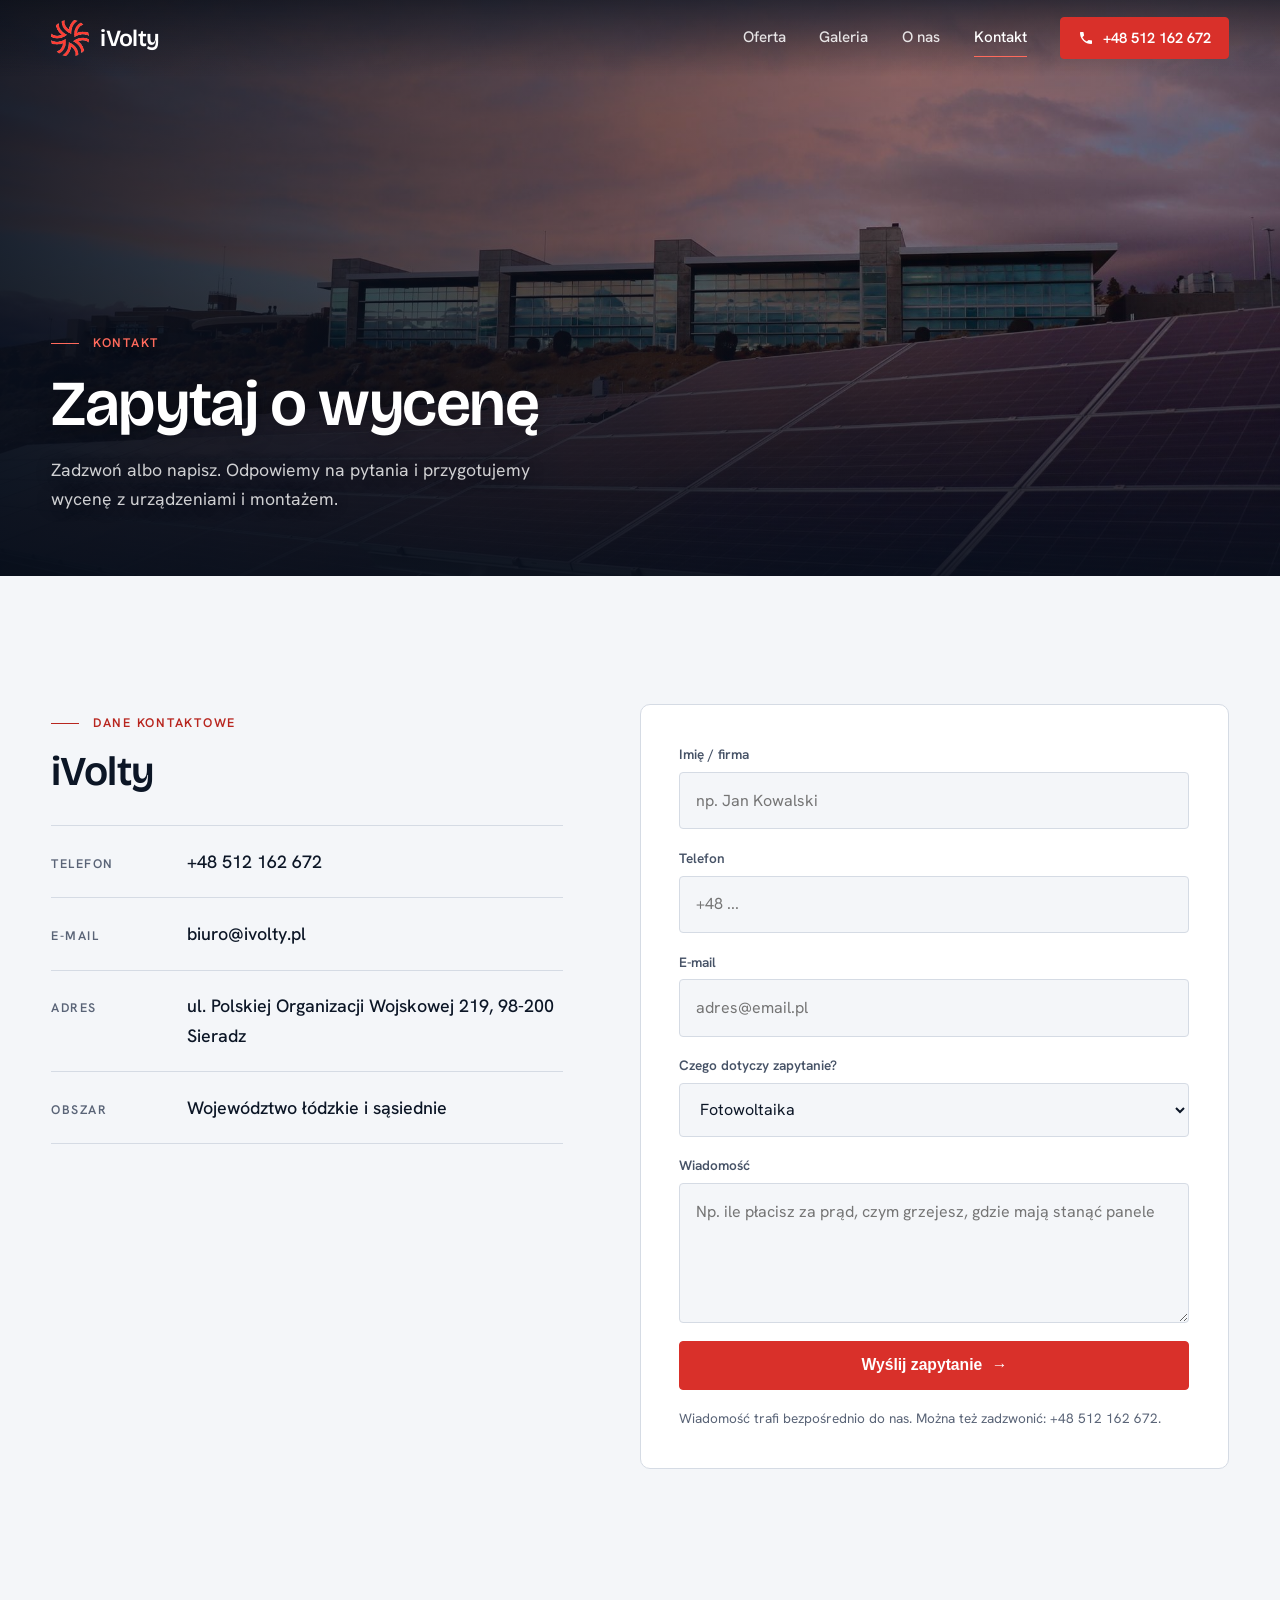
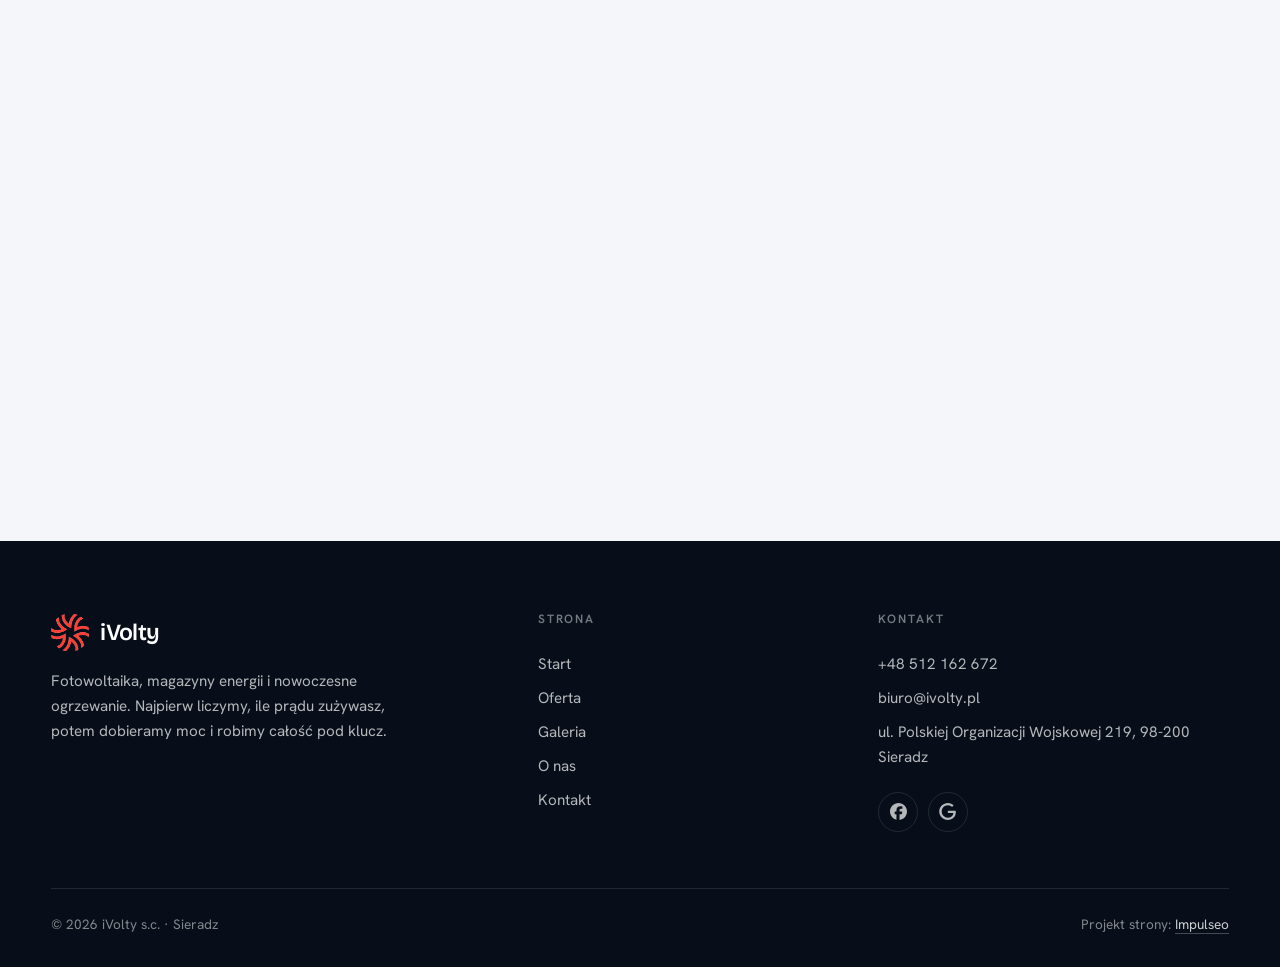
<file: kontakt.html>
<!DOCTYPE html>
<html lang="pl">
<head>
<meta charset="UTF-8">
<meta name="viewport" content="width=device-width, initial-scale=1.0">
<title>Kontakt - iVolty Sieradz · fotowoltaika i&nbsp;magazyny energii</title>
<meta name="description" content="iVolty z Sieradza - sprzedaż i montaż instalacji fotowoltaicznych, magazynów energii i pomp ciepła. Doradztwo, dobór pod zużycie i montaż pod klucz w województwie łódzkim i okolicach.">
<link rel="canonical" href="https://impulseo-pl.github.io/ivolty/kontakt.html">
<meta name="robots" content="noindex, nofollow">
<meta name="theme-color" content="#0A1322">
<meta property="og:type" content="website">
<meta property="og:locale" content="pl_PL">
<meta property="og:site_name" content="iVolty">
<meta property="og:title" content="Kontakt - iVolty Sieradz · fotowoltaika i magazyny energii">
<meta property="og:description" content="iVolty z Sieradza - sprzedaż i montaż instalacji fotowoltaicznych, magazynów energii i pomp ciepła. Doradztwo, dobór pod zużycie i montaż pod klucz w województwie łódzkim i okolicach.">
<meta property="og:url" content="https://impulseo-pl.github.io/ivolty/kontakt.html">
<meta property="og:image" content="https://impulseo-pl.github.io/ivolty/img/og.jpg">
<meta property="og:image:width" content="1200">
<meta property="og:image:height" content="630">
<meta name="twitter:card" content="summary_large_image">
<link rel="icon" href="img/logo.png">
<script type="application/ld+json">{"@context": "https://schema.org", "@type": "LocalBusiness", "name": "iVolty", "url": "https://impulseo-pl.github.io/ivolty/", "telephone": "+48512162672", "email": "biuro@ivolty.pl", "image": "https://impulseo-pl.github.io/ivolty/img/og.jpg", "address": {"@type": "PostalAddress", "streetAddress": "ul. Polskiej Organizacji Wojskowej 219", "postalCode": "98-200", "addressLocality": "Sieradz", "addressCountry": "PL"}, "areaServed": "województwo łódzkie", "sameAs": ["https://www.facebook.com/iVolty/", "https://www.google.com/maps/place/iVolty/@51.5954788,18.6846945,700m/data=!3m2!1e3!4b1!4m6!3m5!1s0x471af555b4167131:0xcd4eed033a28cf67!8m2!3d51.5954788!4d18.6846945!16s%2Fg%2F11yvy6bb_m"]}</script>
<link rel="preconnect" href="https://fonts.googleapis.com">
<link rel="preconnect" href="https://fonts.gstatic.com" crossorigin>
<link href="https://fonts.googleapis.com/css2?family=Bricolage+Grotesque:opsz,wght@12..96,500;12..96,600&family=Hanken+Grotesk:wght@400;500;600&display=swap" rel="stylesheet">
<link rel="stylesheet" href="assets/styles.css?v=doba1">
</head>
<body>

<header class="nav">
  <div class="wrap nav-inner">
    <a class="brand" href="index.html" aria-label="iVolty - strona główna"><img class="brand-logo" src="img/logo.png" alt="iVolty" width="578" height="562" decoding="async"><b>iVolty</b></a>
    <nav class="nav-links" aria-label="Menu główne">
      <a href="oferta.html">Oferta</a>
      <a href="realizacje.html">Galeria</a>
      <a href="o-nas.html">O&nbsp;nas</a>
      <a href="kontakt.html" aria-current="page">Kontakt</a>
      <a href="tel:+48512162672" class="btn btn-accent"><svg class="ico-tel" width="16" height="16" viewBox="0 0 24 24" fill="none" aria-hidden="true"><path d="M6.6 10.8a15.5 15.5 0 0 0 6.6 6.6l2.2-2.2a1 1 0 0 1 1-.24 11.4 11.4 0 0 0 3.6.58 1 1 0 0 1 1 1V20a1 1 0 0 1-1 1A17 17 0 0 1 3 4a1 1 0 0 1 1-1h3.5a1 1 0 0 1 1 1c0 1.25.2 2.46.58 3.6a1 1 0 0 1-.25 1l-2.23 2.2Z" fill="currentColor"/></svg> +48 512 162 672</a>
    </nav>
    <button class="nav-toggle" aria-label="Menu"><span></span><span></span><span></span></button>
  </div>
</header>

<main>
<section class="pagehead">
  <img src="img/head-kontakt.jpg" alt="Instalacja fotowoltaiczna o zmierzchu" width="2400" height="1600" fetchpriority="high" decoding="async">
  <div class="wrap">
    <span class="eyebrow">Kontakt</span>
    <h1>Zapytaj o&nbsp;wycenę</h1>
    <p>Zadzwoń albo napisz. Odpowiemy na pytania i&nbsp;przygotujemy wycenę z&nbsp;urządzeniami i&nbsp;montażem.</p>
  </div>
</section>

<section class="s-pad">
  <div class="wrap contact-grid">
    <div class="reveal">
      <span class="eyebrow">Dane kontaktowe</span>
      <h2>iVolty</h2>
      <div class="info-list">
        <div class="info-row"><div class="lbl">Telefon</div><a class="val" href="tel:+48512162672">+48 512 162 672</a></div>
        <div class="info-row"><div class="lbl">E-mail</div><a class="val" href="mailto:biuro@ivolty.pl">biuro@ivolty.pl</a></div>
        <div class="info-row"><div class="lbl">Adres</div><div class="val">ul. Polskiej Organizacji Wojskowej 219, 98-200 Sieradz</div></div>
        <div class="info-row"><div class="lbl">Obszar</div><div class="val">Województwo łódzkie i&nbsp;sąsiednie</div></div>
      </div>
    </div>
    <div class="reveal">
      <form class="form" action="https://formsubmit.co/biuro@ivolty.pl" method="POST">
        <input type="hidden" name="_subject" value="Zapytanie ze strony iVolty">
        <input type="hidden" name="_captcha" value="false">
        <input type="hidden" name="_template" value="table">
        <div class="fld"><label for="name">Imię / firma</label><input id="name" name="name" type="text" placeholder="np. Jan Kowalski" required></div>
        <div class="fld"><label for="phone">Telefon</label><input id="phone" name="phone" type="tel" placeholder="+48 ..." required></div>
        <div class="fld"><label for="email">E-mail</label><input id="email" name="email" type="email" placeholder="adres@email.pl"></div>
        <div class="fld"><label for="temat">Czego dotyczy zapytanie?</label><select id="temat" name="temat"><option>Fotowoltaika</option><option>Magazyn energii</option><option>Fotowoltaika z&nbsp;magazynem</option><option>Pompa ciepła</option><option>Inne</option></select></div>
        <div class="fld"><label for="msg">Wiadomość</label><textarea id="msg" name="message" placeholder="Np. ile płacisz za prąd, czym grzejesz, gdzie mają stanąć panele"></textarea></div>
        <button type="submit" class="btn btn-accent">Wyślij zapytanie <span class="arr" aria-hidden="true">→</span></button>
        <p class="note">Wiadomość trafi bezpośrednio do nas. Można też zadzwonić: +48 512 162 672.</p>
      </form>
    </div>
  </div>
</section>
<section style="padding:0 0 clamp(4rem,8vw,6rem)">
  <div class="wrap reveal">
    <iframe class="map" title="iVolty - Sieradz" src="https://maps.google.com/maps?q=51.5954788%2C18.6846945&z=15&output=embed" loading="lazy" referrerpolicy="no-referrer-when-downgrade"></iframe>
  </div>
</section>
</main>

<footer>
  <div class="wrap">
    <div class="foot-grid">
      <div class="foot-brand">
        <a class="brand" href="index.html"><img class="brand-logo" src="img/logo.png" alt="iVolty" width="578" height="562" loading="lazy"><b>iVolty</b></a>
        <p>Fotowoltaika, magazyny energii i&nbsp;nowoczesne ogrzewanie. Najpierw liczymy, ile prądu zużywasz, potem dobieramy moc i&nbsp;robimy całość pod klucz.</p>
      </div>
      <div class="foot-col">
        <h4>Strona</h4>
        <a href="index.html">Start</a>
        <a href="oferta.html">Oferta</a>
        <a href="realizacje.html">Galeria</a>
        <a href="o-nas.html">O&nbsp;nas</a>
        <a href="kontakt.html">Kontakt</a>
      </div>
      <div class="foot-col">
        <h4>Kontakt</h4>
        <a href="tel:+48512162672">+48 512 162 672</a>
        <a href="mailto:biuro@ivolty.pl">biuro@ivolty.pl</a>
        <p>ul. Polskiej Organizacji Wojskowej 219, 98-200 Sieradz</p>
        <div class="foot-soc">
          <a class="soc" href="https://www.facebook.com/iVolty/" target="_blank" rel="noopener" aria-label="Facebook - iVolty"><svg viewBox="0 0 24 24" aria-hidden="true" focusable="false"><path d="M9.101 23.691v-7.98H6.627v-3.667h2.474v-1.58c0-4.085 1.848-5.978 5.858-5.978.401 0 .955.042 1.468.103a8.68 8.68 0 0 1 1.141.195v3.325a8.623 8.623 0 0 0-.653-.036 26.805 26.805 0 0 0-.733-.009c-.707 0-1.259.096-1.675.309a1.686 1.686 0 0 0-.679.622c-.258.42-.374.995-.374 1.752v1.297h3.919l-.386 2.103-.287 1.564h-3.246v8.245C19.396 23.238 24 18.179 24 12.044c0-6.627-5.373-12-12-12s-12 5.373-12 12c0 5.628 3.874 10.350 9.101 11.647Z" fill="currentColor"/></svg></a>
          <a class="soc" href="https://www.google.com/maps/place/iVolty/@51.5954788,18.6846945,700m/data=!3m2!1e3!4b1!4m6!3m5!1s0x471af555b4167131:0xcd4eed033a28cf67!8m2!3d51.5954788!4d18.6846945!16s%2Fg%2F11yvy6bb_m" target="_blank" rel="noopener" aria-label="Google - iVolty"><svg viewBox="0 0 24 24" aria-hidden="true" focusable="false"><path d="M12.48 10.92v3.28h7.84c-.24 1.84-.853 3.187-1.787 4.133-1.147 1.147-2.933 2.4-6.053 2.4-4.827 0-8.6-3.893-8.6-8.72s3.773-8.72 8.6-8.72c2.6 0 4.507 1.027 5.907 2.347l2.307-2.307C18.747 1.44 16.133 0 12.48 0 5.867 0 .307 5.387.307 12s5.56 12 12.173 12c3.573 0 6.267-1.173 8.373-3.36 2.16-2.16 2.84-5.213 2.84-7.667 0-.76-.053-1.467-.173-2.053H12.48z" fill="currentColor"/></svg></a>
        </div>
      </div>
    </div>
    <div class="foot-bot">
      <span>© 2026 iVolty s.c. · Sieradz</span>
      <span>Projekt strony: <a class="foot-credit" href="https://impulseo.pl" target="_blank" rel="noopener">Impulseo</a></span>
    </div>
  </div>
</footer>
<div class="sticky-call"><a class="sc-call" href="tel:+48512162672"><svg class="ico-tel" width="16" height="16" viewBox="0 0 24 24" fill="none" aria-hidden="true"><path d="M6.6 10.8a15.5 15.5 0 0 0 6.6 6.6l2.2-2.2a1 1 0 0 1 1-.24 11.4 11.4 0 0 0 3.6.58 1 1 0 0 1 1 1V20a1 1 0 0 1-1 1A17 17 0 0 1 3 4a1 1 0 0 1 1-1h3.5a1 1 0 0 1 1 1c0 1.25.2 2.46.58 3.6a1 1 0 0 1-.25 1l-2.23 2.2Z" fill="currentColor"/></svg> Zadzwoń</a><a class="sc-quote" href="kontakt.html">Bezpłatna wycena</a></div>
<div class="demo-wazne" data-do="2026-11-11" data-cykl="3" hidden><svg class="dw-ico" width="13" height="13" viewBox="0 0 24 24" fill="none" aria-hidden="true"><circle cx="12" cy="12" r="8.6" stroke="currentColor" stroke-width="1.8"/><path d="M12 7.2V12l3.3 2" stroke="currentColor" stroke-width="1.8" stroke-linecap="round"/></svg><span class="dw-txt"></span></div>

<script src="assets/main.js?v=doba1"></script>
</body>
</html>
</file>
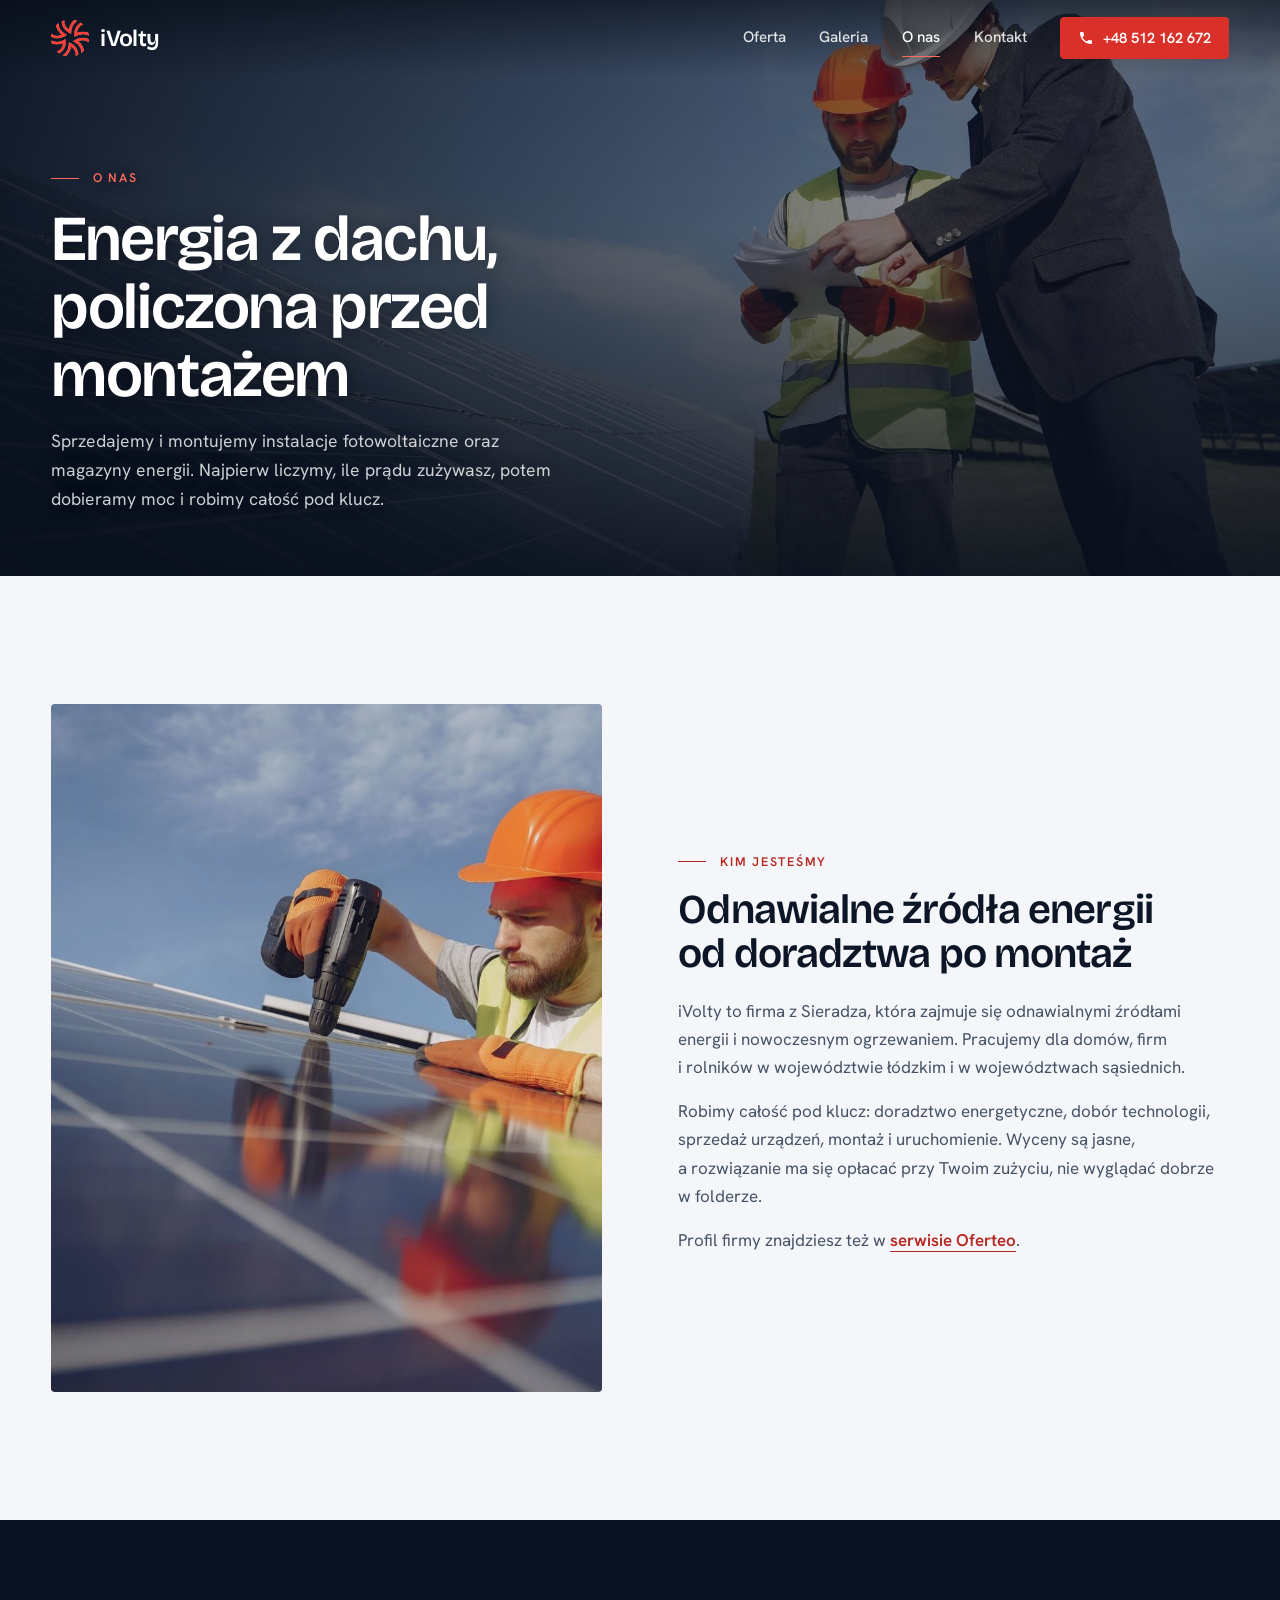
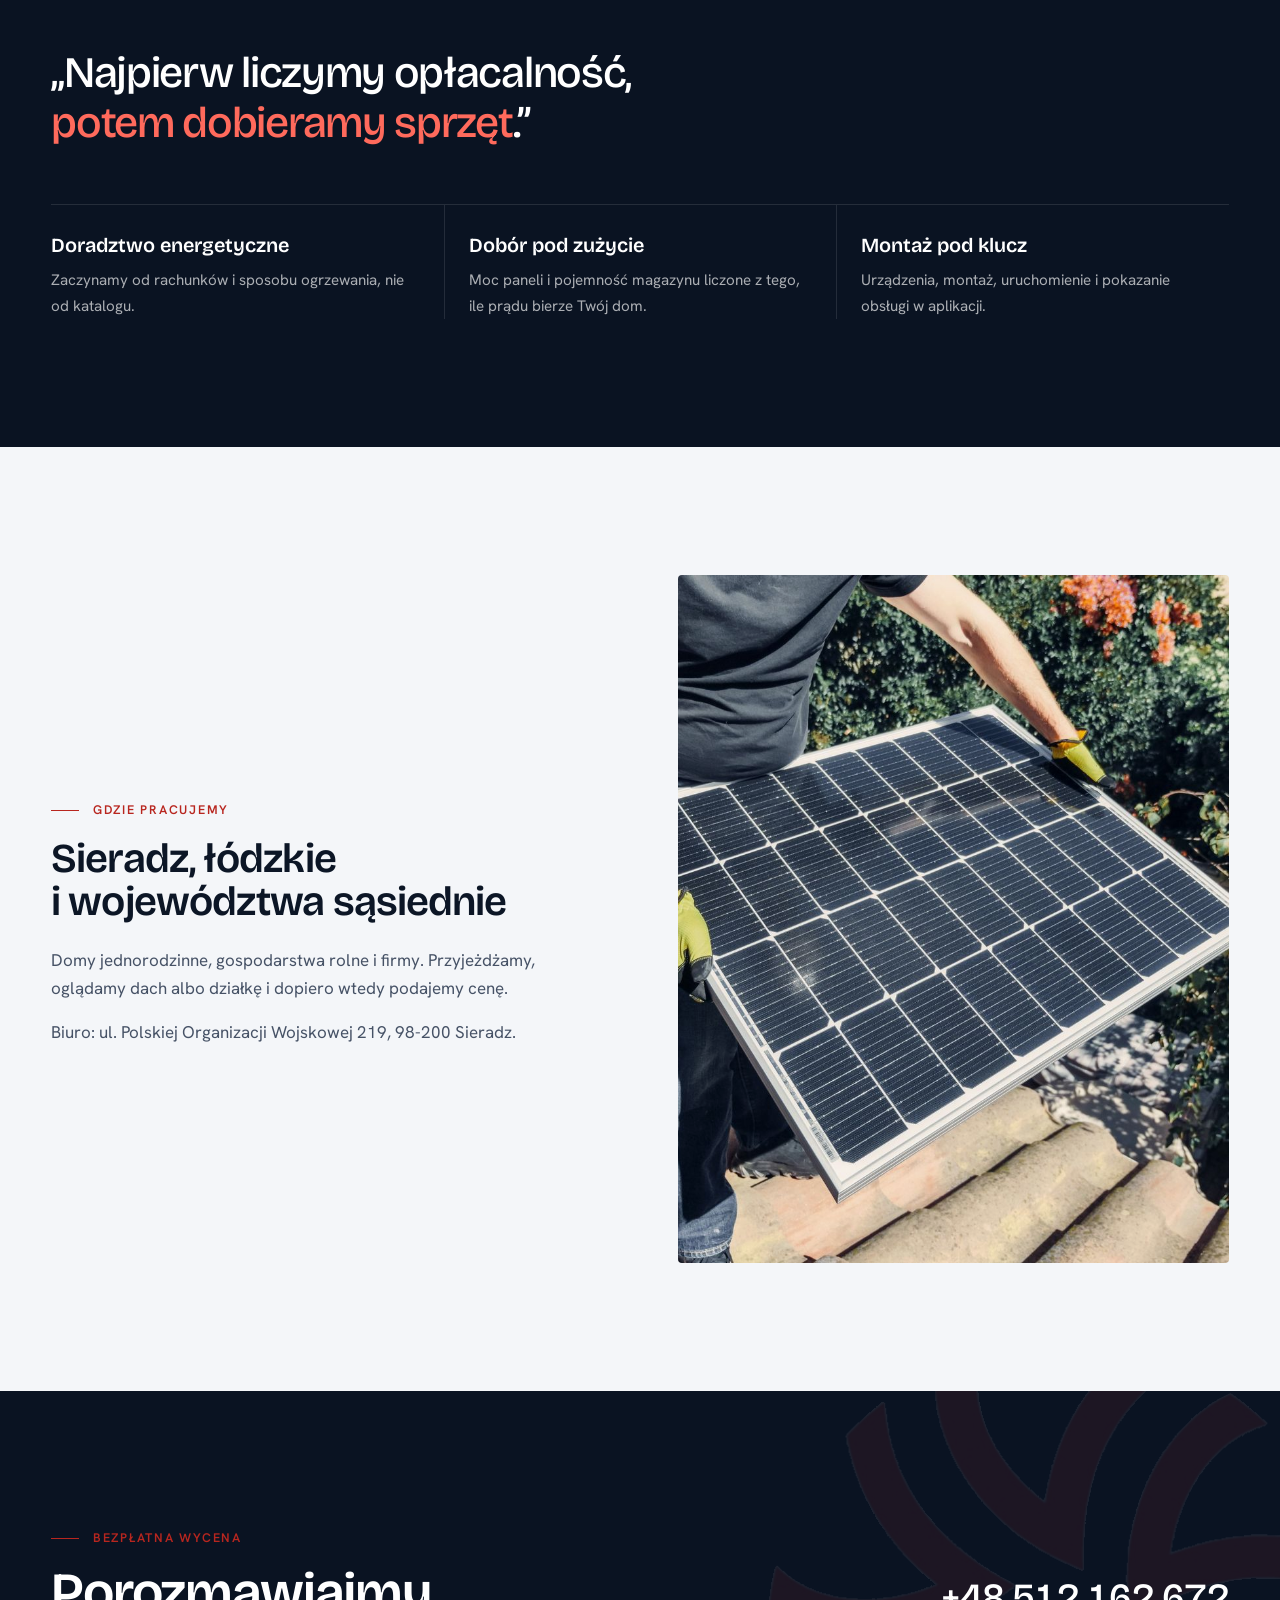
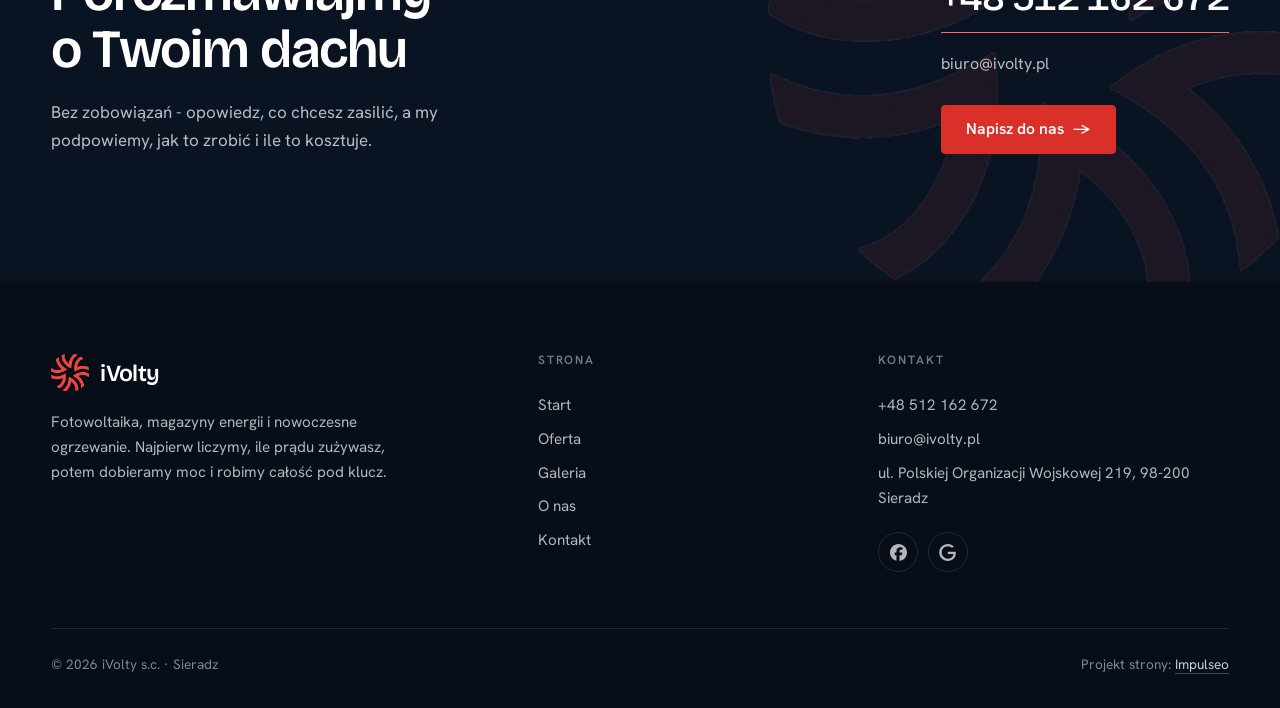
<file: o-nas.html>
<!DOCTYPE html>
<html lang="pl">
<head>
<meta charset="UTF-8">
<meta name="viewport" content="width=device-width, initial-scale=1.0">
<title>O&nbsp;nas - iVolty, odnawialne źródła energii · Sieradz</title>
<meta name="description" content="iVolty z Sieradza - sprzedaż i montaż instalacji fotowoltaicznych, magazynów energii i pomp ciepła. Doradztwo, dobór pod zużycie i montaż pod klucz w województwie łódzkim i okolicach.">
<link rel="canonical" href="https://impulseo-pl.github.io/ivolty/o-nas.html">
<meta name="robots" content="noindex, nofollow">
<meta name="theme-color" content="#0A1322">
<meta property="og:type" content="website">
<meta property="og:locale" content="pl_PL">
<meta property="og:site_name" content="iVolty">
<meta property="og:title" content="O nas - iVolty, odnawialne źródła energii · Sieradz">
<meta property="og:description" content="iVolty z Sieradza - sprzedaż i montaż instalacji fotowoltaicznych, magazynów energii i pomp ciepła. Doradztwo, dobór pod zużycie i montaż pod klucz w województwie łódzkim i okolicach.">
<meta property="og:url" content="https://impulseo-pl.github.io/ivolty/o-nas.html">
<meta property="og:image" content="https://impulseo-pl.github.io/ivolty/img/og.jpg">
<meta property="og:image:width" content="1200">
<meta property="og:image:height" content="630">
<meta name="twitter:card" content="summary_large_image">
<link rel="icon" href="img/logo.png">
<script type="application/ld+json">{"@context": "https://schema.org", "@type": "LocalBusiness", "name": "iVolty", "url": "https://impulseo-pl.github.io/ivolty/", "telephone": "+48512162672", "email": "biuro@ivolty.pl", "image": "https://impulseo-pl.github.io/ivolty/img/og.jpg", "address": {"@type": "PostalAddress", "streetAddress": "ul. Polskiej Organizacji Wojskowej 219", "postalCode": "98-200", "addressLocality": "Sieradz", "addressCountry": "PL"}, "areaServed": "województwo łódzkie", "sameAs": ["https://www.facebook.com/iVolty/", "https://www.google.com/maps/place/iVolty/@51.5954788,18.6846945,700m/data=!3m2!1e3!4b1!4m6!3m5!1s0x471af555b4167131:0xcd4eed033a28cf67!8m2!3d51.5954788!4d18.6846945!16s%2Fg%2F11yvy6bb_m"]}</script>
<link rel="preconnect" href="https://fonts.googleapis.com">
<link rel="preconnect" href="https://fonts.gstatic.com" crossorigin>
<link href="https://fonts.googleapis.com/css2?family=Bricolage+Grotesque:opsz,wght@12..96,500;12..96,600&family=Hanken+Grotesk:wght@400;500;600&display=swap" rel="stylesheet">
<link rel="stylesheet" href="assets/styles.css?v=doba1">
</head>
<body>

<header class="nav">
  <div class="wrap nav-inner">
    <a class="brand" href="index.html" aria-label="iVolty - strona główna"><img class="brand-logo" src="img/logo.png" alt="iVolty" width="578" height="562" decoding="async"><b>iVolty</b></a>
    <nav class="nav-links" aria-label="Menu główne">
      <a href="oferta.html">Oferta</a>
      <a href="realizacje.html">Galeria</a>
      <a href="o-nas.html" aria-current="page">O&nbsp;nas</a>
      <a href="kontakt.html">Kontakt</a>
      <a href="tel:+48512162672" class="btn btn-accent"><svg class="ico-tel" width="16" height="16" viewBox="0 0 24 24" fill="none" aria-hidden="true"><path d="M6.6 10.8a15.5 15.5 0 0 0 6.6 6.6l2.2-2.2a1 1 0 0 1 1-.24 11.4 11.4 0 0 0 3.6.58 1 1 0 0 1 1 1V20a1 1 0 0 1-1 1A17 17 0 0 1 3 4a1 1 0 0 1 1-1h3.5a1 1 0 0 1 1 1c0 1.25.2 2.46.58 3.6a1 1 0 0 1-.25 1l-2.23 2.2Z" fill="currentColor"/></svg> +48 512 162 672</a>
    </nav>
    <button class="nav-toggle" aria-label="Menu"><span></span><span></span><span></span></button>
  </div>
</header>

<main>
<section class="pagehead">
  <img src="img/head-onas.jpg" alt="Doradca i monter przy instalacji fotowoltaicznej" width="2400" height="1600" fetchpriority="high" decoding="async">
  <div class="wrap">
    <span class="eyebrow">O&nbsp;nas</span>
    <h1>Energia z&nbsp;dachu, policzona przed montażem</h1>
    <p>Sprzedajemy i&nbsp;montujemy instalacje fotowoltaiczne oraz magazyny energii. Najpierw liczymy, ile prądu zużywasz, potem dobieramy moc i&nbsp;robimy całość pod klucz.</p>
  </div>
</section>

<section class="s-pad">
  <div class="wrap split">
    <div class="split-art reveal"><img src="img/about.jpg" alt="Montaż panelu fotowoltaicznego" width="1600" height="1066"></div>
    <div class="split-copy reveal">
      <span class="eyebrow">Kim jesteśmy</span>
      <h2>Odnawialne źródła energii od doradztwa po montaż</h2>
      <p class="muted">iVolty to firma z&nbsp;Sieradza, która zajmuje się odnawialnymi źródłami energii i&nbsp;nowoczesnym ogrzewaniem. Pracujemy dla domów, firm i&nbsp;rolników w&nbsp;województwie łódzkim i&nbsp;w&nbsp;województwach sąsiednich.</p>
      <p class="muted">Robimy całość pod klucz: doradztwo energetyczne, dobór technologii, sprzedaż urządzeń, montaż i&nbsp;uruchomienie. Wyceny są jasne, a&nbsp;rozwiązanie ma się opłacać przy Twoim zużyciu, nie wyglądać dobrze w&nbsp;folderze.</p>
      <p class="muted">Profil firmy znajdziesz też w&nbsp;<a class="link-u" href="https://www.oferteo.pl/ivolty-patryk-nowak-michal-ludwicki-spolka-cywilna/firma/7357892" target="_blank" rel="noopener">serwisie Oferteo</a>.</p>
    </div>
  </div>
</section>
<section class="night s-pad">
  <div class="wrap">
    <p class="quote reveal">„Najpierw liczymy opłacalność, <span>potem dobieramy sprzęt</span>.”</p>
    <div class="facts">
      <div class="reveal"><strong>Doradztwo energetyczne</strong><p>Zaczynamy od rachunków i&nbsp;sposobu ogrzewania, nie od katalogu.</p></div>
      <div class="reveal"><strong>Dobór pod zużycie</strong><p>Moc paneli i&nbsp;pojemność magazynu liczone z&nbsp;tego, ile prądu bierze Twój dom.</p></div>
      <div class="reveal"><strong>Montaż pod klucz</strong><p>Urządzenia, montaż, uruchomienie i&nbsp;pokazanie obsługi w&nbsp;aplikacji.</p></div>
    </div>
  </div>
</section>
<section class="s-pad">
  <div class="wrap split">
    <div class="split-copy reveal">
      <span class="eyebrow">Gdzie pracujemy</span>
      <h2>Sieradz, łódzkie i&nbsp;województwa sąsiednie</h2>
      <p class="muted">Domy jednorodzinne, gospodarstwa rolne i&nbsp;firmy. Przyjeżdżamy, oglądamy dach albo działkę i&nbsp;dopiero wtedy podajemy cenę.</p>
      <p class="muted">Biuro: ul. Polskiej Organizacji Wojskowej 219, 98-200 Sieradz.</p>
    </div>
    <div class="split-art reveal"><img src="img/onas-panel.jpg" alt="Panel fotowoltaiczny przed montażem na dachu" loading="lazy" width="1400" height="1050"></div>
  </div>
</section>
<section class="cta s-pad">
  <img class="cta-mark" src="img/logo.png" alt="" aria-hidden="true" width="578" height="562" loading="lazy">
  <div class="wrap">
    <div class="reveal">
      <span class="eyebrow">Bezpłatna wycena</span>
      <h2>Porozmawiajmy o&nbsp;Twoim dachu</h2>
      <p>Bez zobowiązań - opowiedz, co chcesz zasilić, a&nbsp;my podpowiemy, jak to zrobić i&nbsp;ile to kosztuje.</p>
    </div>
    <div class="cta-side reveal">
      <a class="cta-phone" href="tel:+48512162672">+48 512 162 672</a>
      <a class="cta-mail" href="mailto:biuro@ivolty.pl">biuro@ivolty.pl</a>
      <a href="kontakt.html" class="btn btn-accent">Napisz do nas <span class="arr" aria-hidden="true">→</span></a>
    </div>
  </div>
</section>
</main>

<footer>
  <div class="wrap">
    <div class="foot-grid">
      <div class="foot-brand">
        <a class="brand" href="index.html"><img class="brand-logo" src="img/logo.png" alt="iVolty" width="578" height="562" loading="lazy"><b>iVolty</b></a>
        <p>Fotowoltaika, magazyny energii i&nbsp;nowoczesne ogrzewanie. Najpierw liczymy, ile prądu zużywasz, potem dobieramy moc i&nbsp;robimy całość pod klucz.</p>
      </div>
      <div class="foot-col">
        <h4>Strona</h4>
        <a href="index.html">Start</a>
        <a href="oferta.html">Oferta</a>
        <a href="realizacje.html">Galeria</a>
        <a href="o-nas.html">O&nbsp;nas</a>
        <a href="kontakt.html">Kontakt</a>
      </div>
      <div class="foot-col">
        <h4>Kontakt</h4>
        <a href="tel:+48512162672">+48 512 162 672</a>
        <a href="mailto:biuro@ivolty.pl">biuro@ivolty.pl</a>
        <p>ul. Polskiej Organizacji Wojskowej 219, 98-200 Sieradz</p>
        <div class="foot-soc">
          <a class="soc" href="https://www.facebook.com/iVolty/" target="_blank" rel="noopener" aria-label="Facebook - iVolty"><svg viewBox="0 0 24 24" aria-hidden="true" focusable="false"><path d="M9.101 23.691v-7.98H6.627v-3.667h2.474v-1.58c0-4.085 1.848-5.978 5.858-5.978.401 0 .955.042 1.468.103a8.68 8.68 0 0 1 1.141.195v3.325a8.623 8.623 0 0 0-.653-.036 26.805 26.805 0 0 0-.733-.009c-.707 0-1.259.096-1.675.309a1.686 1.686 0 0 0-.679.622c-.258.42-.374.995-.374 1.752v1.297h3.919l-.386 2.103-.287 1.564h-3.246v8.245C19.396 23.238 24 18.179 24 12.044c0-6.627-5.373-12-12-12s-12 5.373-12 12c0 5.628 3.874 10.350 9.101 11.647Z" fill="currentColor"/></svg></a>
          <a class="soc" href="https://www.google.com/maps/place/iVolty/@51.5954788,18.6846945,700m/data=!3m2!1e3!4b1!4m6!3m5!1s0x471af555b4167131:0xcd4eed033a28cf67!8m2!3d51.5954788!4d18.6846945!16s%2Fg%2F11yvy6bb_m" target="_blank" rel="noopener" aria-label="Google - iVolty"><svg viewBox="0 0 24 24" aria-hidden="true" focusable="false"><path d="M12.48 10.92v3.28h7.84c-.24 1.84-.853 3.187-1.787 4.133-1.147 1.147-2.933 2.4-6.053 2.4-4.827 0-8.6-3.893-8.6-8.72s3.773-8.72 8.6-8.72c2.6 0 4.507 1.027 5.907 2.347l2.307-2.307C18.747 1.44 16.133 0 12.48 0 5.867 0 .307 5.387.307 12s5.56 12 12.173 12c3.573 0 6.267-1.173 8.373-3.36 2.16-2.16 2.84-5.213 2.84-7.667 0-.76-.053-1.467-.173-2.053H12.48z" fill="currentColor"/></svg></a>
        </div>
      </div>
    </div>
    <div class="foot-bot">
      <span>© 2026 iVolty s.c. · Sieradz</span>
      <span>Projekt strony: <a class="foot-credit" href="https://impulseo.pl" target="_blank" rel="noopener">Impulseo</a></span>
    </div>
  </div>
</footer>
<div class="sticky-call"><a class="sc-call" href="tel:+48512162672"><svg class="ico-tel" width="16" height="16" viewBox="0 0 24 24" fill="none" aria-hidden="true"><path d="M6.6 10.8a15.5 15.5 0 0 0 6.6 6.6l2.2-2.2a1 1 0 0 1 1-.24 11.4 11.4 0 0 0 3.6.58 1 1 0 0 1 1 1V20a1 1 0 0 1-1 1A17 17 0 0 1 3 4a1 1 0 0 1 1-1h3.5a1 1 0 0 1 1 1c0 1.25.2 2.46.58 3.6a1 1 0 0 1-.25 1l-2.23 2.2Z" fill="currentColor"/></svg> Zadzwoń</a><a class="sc-quote" href="kontakt.html">Bezpłatna wycena</a></div>
<div class="demo-wazne" data-do="2026-11-11" data-cykl="3" hidden><svg class="dw-ico" width="13" height="13" viewBox="0 0 24 24" fill="none" aria-hidden="true"><circle cx="12" cy="12" r="8.6" stroke="currentColor" stroke-width="1.8"/><path d="M12 7.2V12l3.3 2" stroke="currentColor" stroke-width="1.8" stroke-linecap="round"/></svg><span class="dw-txt"></span></div>

<script src="assets/main.js?v=doba1"></script>
</body>
</html>
</file>
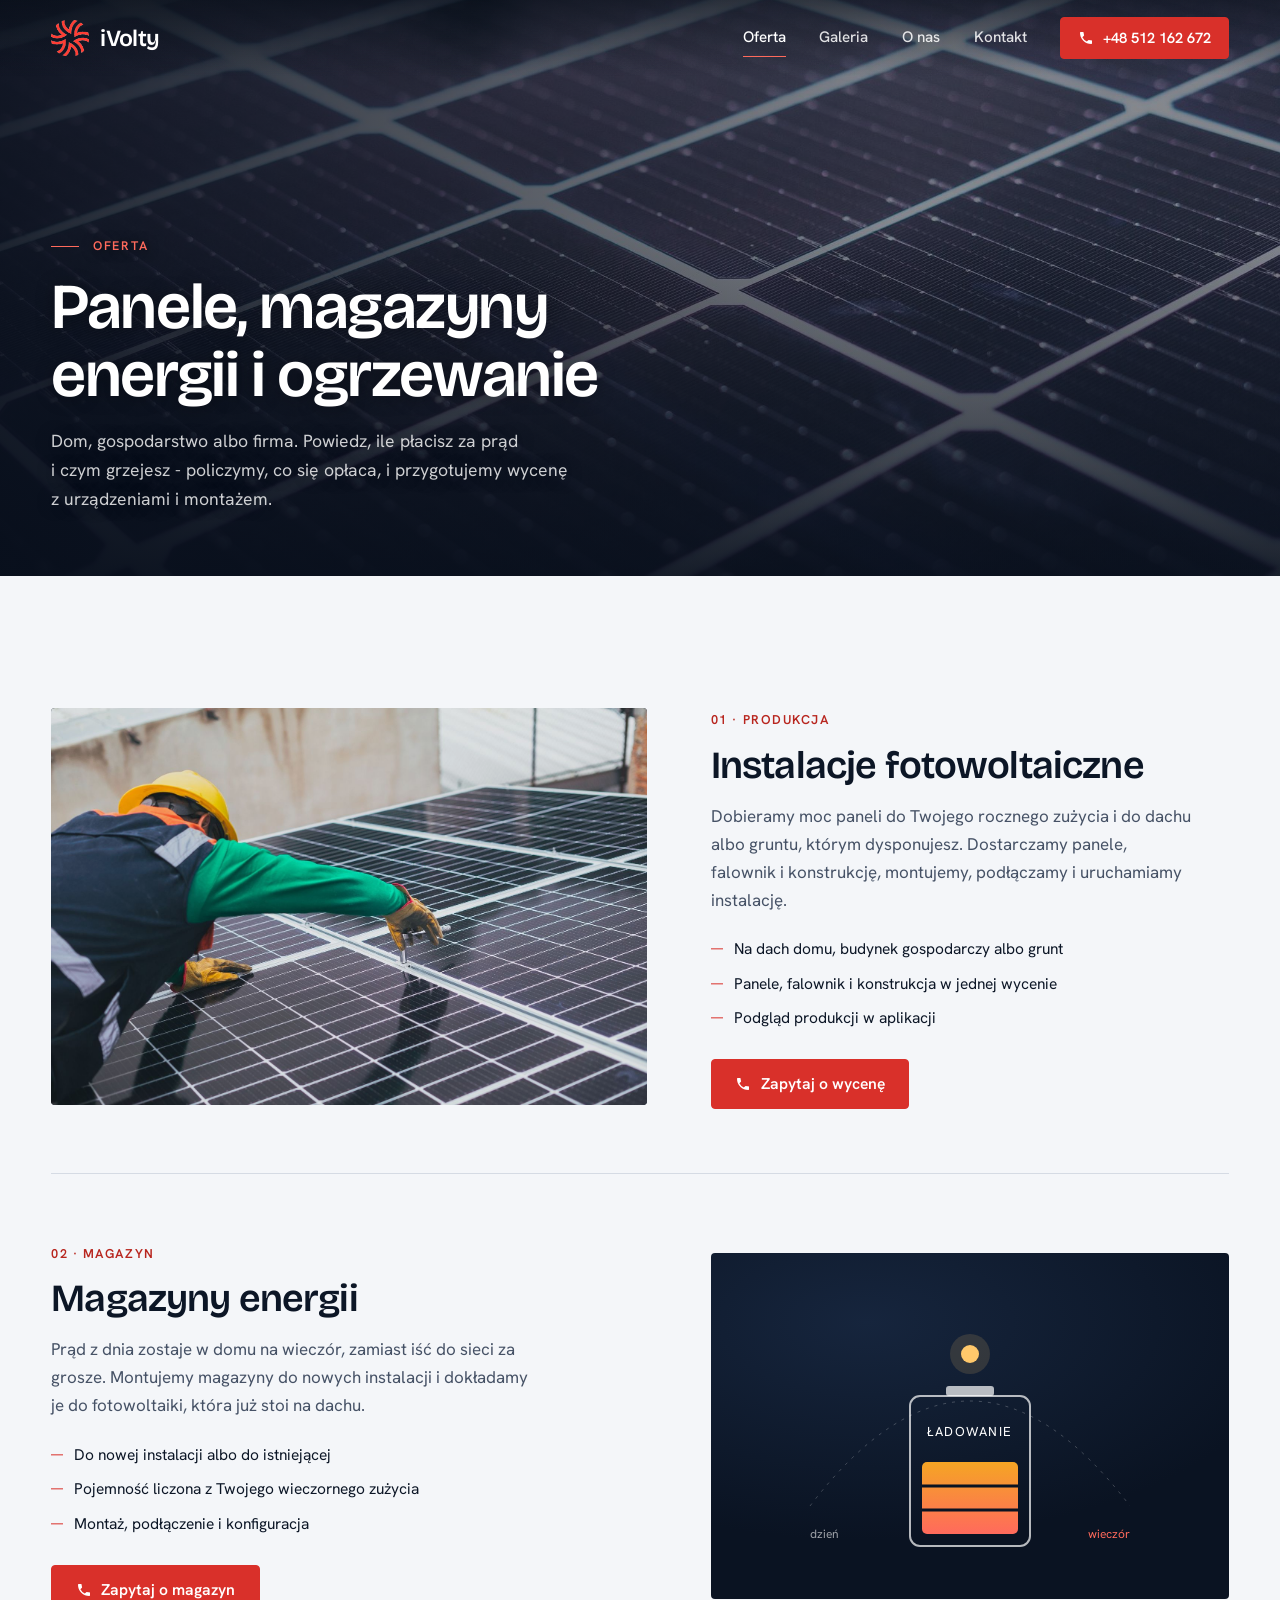
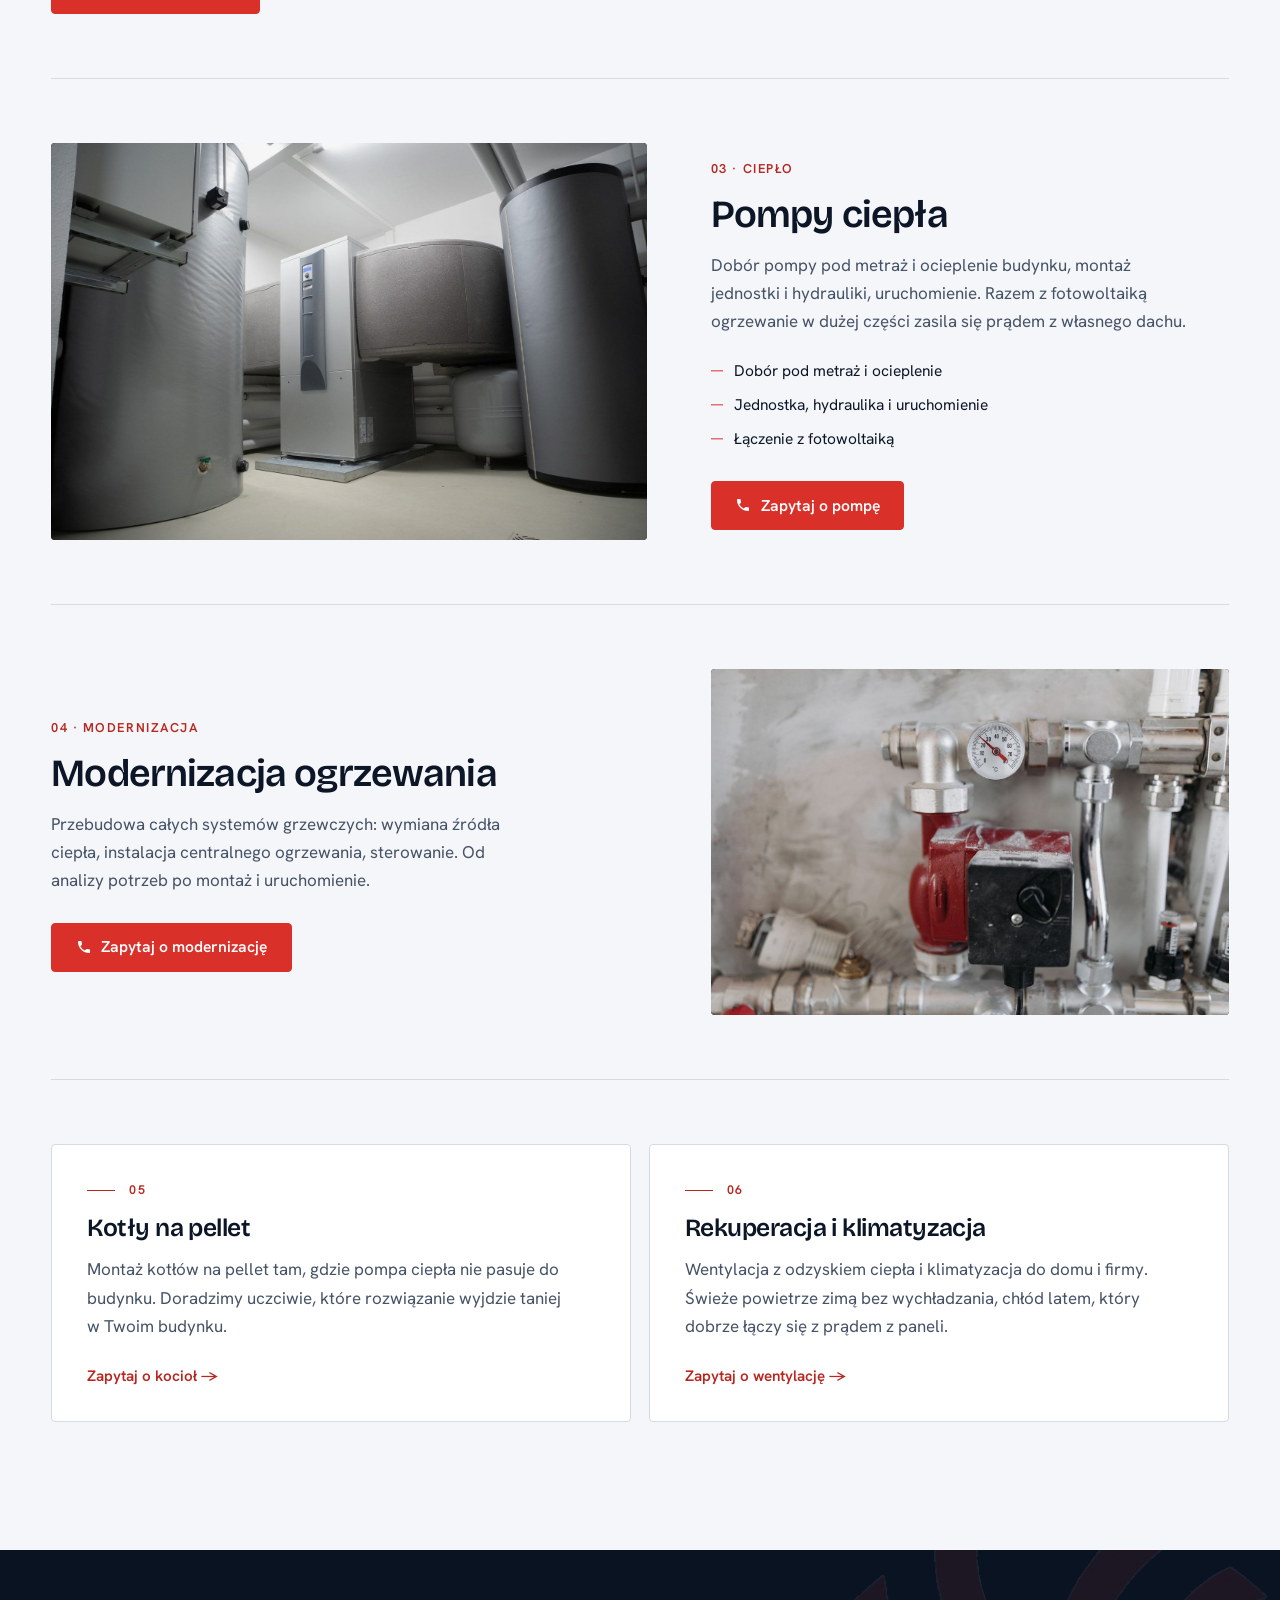
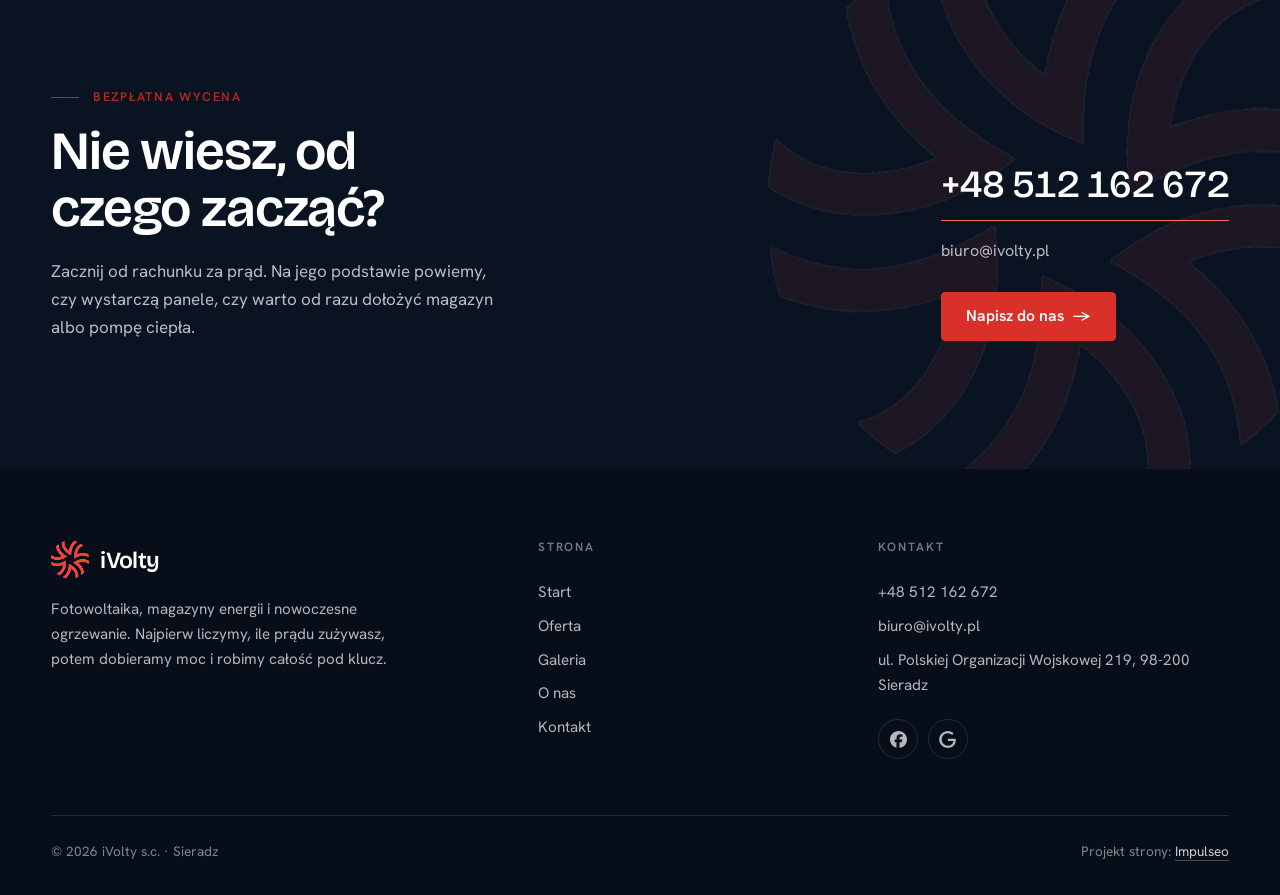
<file: oferta.html>
<!DOCTYPE html>
<html lang="pl">
<head>
<meta charset="UTF-8">
<meta name="viewport" content="width=device-width, initial-scale=1.0">
<title>Oferta - fotowoltaika, magazyny energii, pompy ciepła · iVolty Sieradz</title>
<meta name="description" content="iVolty z Sieradza - sprzedaż i montaż instalacji fotowoltaicznych, magazynów energii i pomp ciepła. Doradztwo, dobór pod zużycie i montaż pod klucz w województwie łódzkim i okolicach.">
<link rel="canonical" href="https://impulseo-pl.github.io/ivolty/oferta.html">
<meta name="robots" content="noindex, nofollow">
<meta name="theme-color" content="#0A1322">
<meta property="og:type" content="website">
<meta property="og:locale" content="pl_PL">
<meta property="og:site_name" content="iVolty">
<meta property="og:title" content="Oferta - fotowoltaika, magazyny energii, pompy ciepła · iVolty Sieradz">
<meta property="og:description" content="iVolty z Sieradza - sprzedaż i montaż instalacji fotowoltaicznych, magazynów energii i pomp ciepła. Doradztwo, dobór pod zużycie i montaż pod klucz w województwie łódzkim i okolicach.">
<meta property="og:url" content="https://impulseo-pl.github.io/ivolty/oferta.html">
<meta property="og:image" content="https://impulseo-pl.github.io/ivolty/img/og.jpg">
<meta property="og:image:width" content="1200">
<meta property="og:image:height" content="630">
<meta name="twitter:card" content="summary_large_image">
<link rel="icon" href="img/logo.png">
<script type="application/ld+json">{"@context": "https://schema.org", "@type": "LocalBusiness", "name": "iVolty", "url": "https://impulseo-pl.github.io/ivolty/", "telephone": "+48512162672", "email": "biuro@ivolty.pl", "image": "https://impulseo-pl.github.io/ivolty/img/og.jpg", "address": {"@type": "PostalAddress", "streetAddress": "ul. Polskiej Organizacji Wojskowej 219", "postalCode": "98-200", "addressLocality": "Sieradz", "addressCountry": "PL"}, "areaServed": "województwo łódzkie", "sameAs": ["https://www.facebook.com/iVolty/", "https://www.google.com/maps/place/iVolty/@51.5954788,18.6846945,700m/data=!3m2!1e3!4b1!4m6!3m5!1s0x471af555b4167131:0xcd4eed033a28cf67!8m2!3d51.5954788!4d18.6846945!16s%2Fg%2F11yvy6bb_m"]}</script>
<link rel="preconnect" href="https://fonts.googleapis.com">
<link rel="preconnect" href="https://fonts.gstatic.com" crossorigin>
<link href="https://fonts.googleapis.com/css2?family=Bricolage+Grotesque:opsz,wght@12..96,500;12..96,600&family=Hanken+Grotesk:wght@400;500;600&display=swap" rel="stylesheet">
<link rel="stylesheet" href="assets/styles.css?v=doba1">
</head>
<body>

<header class="nav">
  <div class="wrap nav-inner">
    <a class="brand" href="index.html" aria-label="iVolty - strona główna"><img class="brand-logo" src="img/logo.png" alt="iVolty" width="578" height="562" decoding="async"><b>iVolty</b></a>
    <nav class="nav-links" aria-label="Menu główne">
      <a href="oferta.html" aria-current="page">Oferta</a>
      <a href="realizacje.html">Galeria</a>
      <a href="o-nas.html">O&nbsp;nas</a>
      <a href="kontakt.html">Kontakt</a>
      <a href="tel:+48512162672" class="btn btn-accent"><svg class="ico-tel" width="16" height="16" viewBox="0 0 24 24" fill="none" aria-hidden="true"><path d="M6.6 10.8a15.5 15.5 0 0 0 6.6 6.6l2.2-2.2a1 1 0 0 1 1-.24 11.4 11.4 0 0 0 3.6.58 1 1 0 0 1 1 1V20a1 1 0 0 1-1 1A17 17 0 0 1 3 4a1 1 0 0 1 1-1h3.5a1 1 0 0 1 1 1c0 1.25.2 2.46.58 3.6a1 1 0 0 1-.25 1l-2.23 2.2Z" fill="currentColor"/></svg> +48 512 162 672</a>
    </nav>
    <button class="nav-toggle" aria-label="Menu"><span></span><span></span><span></span></button>
  </div>
</header>

<main>
<section class="pagehead">
  <img src="img/head-oferta.jpg" alt="Ogniwa panelu fotowoltaicznego z bliska" width="2400" height="1603" fetchpriority="high" decoding="async">
  <div class="wrap">
    <span class="eyebrow">Oferta</span>
    <h1>Panele, magazyny energii i&nbsp;ogrzewanie</h1>
    <p>Dom, gospodarstwo albo firma. Powiedz, ile płacisz za prąd i&nbsp;czym grzejesz - policzymy, co się opłaca, i&nbsp;przygotujemy wycenę z&nbsp;urządzeniami i&nbsp;montażem.</p>
  </div>
</section>

<section class="s-pad">
  <div class="wrap">
    <article class="feat reveal" id="fotowoltaika">
      <div class="feat-art"><img src="img/svc-pv.jpg" alt="Montaż paneli fotowoltaicznych na dachu" width="1600" height="1069"></div>
      <div>
        <span class="n">01 · PRODUKCJA</span>
        <h2>Instalacje fotowoltaiczne</h2>
        <p>Dobieramy moc paneli do Twojego rocznego zużycia i&nbsp;do dachu albo gruntu, którym dysponujesz. Dostarczamy panele, falownik i&nbsp;konstrukcję, montujemy, podłączamy i&nbsp;uruchamiamy instalację.</p>
        <ul><li>Na dach domu, budynek gospodarczy albo grunt</li><li>Panele, falownik i&nbsp;konstrukcja w&nbsp;jednej wycenie</li><li>Podgląd produkcji w&nbsp;aplikacji</li></ul>
        <a href="tel:+48512162672" class="btn btn-accent"><svg class="ico-tel" width="16" height="16" viewBox="0 0 24 24" fill="none" aria-hidden="true"><path d="M6.6 10.8a15.5 15.5 0 0 0 6.6 6.6l2.2-2.2a1 1 0 0 1 1-.24 11.4 11.4 0 0 0 3.6.58 1 1 0 0 1 1 1V20a1 1 0 0 1-1 1A17 17 0 0 1 3 4a1 1 0 0 1 1-1h3.5a1 1 0 0 1 1 1c0 1.25.2 2.46.58 3.6a1 1 0 0 1-.25 1l-2.23 2.2Z" fill="currentColor"/></svg> Zapytaj o&nbsp;wycenę</a>
      </div>
    </article>
    <article class="feat rev reveal" id="magazyny">
      <div class="feat-art bat-art"><svg viewBox="0 0 440 300" aria-hidden="true">
          <defs><linearGradient id="bFill" x1="0" y1="1" x2="0" y2="0"><stop offset="0" stop-color="#FF6A5C"/><stop offset="1" stop-color="#F5A524"/></linearGradient></defs>
          <g fill="none" stroke="rgba(255,255,255,.22)" stroke-width="1"><path d="M60 230 Q220 20 380 230" stroke-dasharray="3 6"/></g>
          <circle cx="220" cy="78" r="9" fill="#FFC86B"/><circle cx="220" cy="78" r="20" fill="#FFC86B" fill-opacity=".14"/>
          <rect x="160" y="120" width="120" height="150" rx="10" fill="none" stroke="rgba(255,255,255,.7)" stroke-width="2"/>
          <rect x="196" y="110" width="48" height="10" rx="3" fill="rgba(255,255,255,.7)"/>
          <rect x="172" y="186" width="96" height="72" rx="5" fill="url(#bFill)"/>
          <g stroke="#0A1322" stroke-width="3"><line x1="172" y1="210" x2="268" y2="210"/><line x1="172" y1="234" x2="268" y2="234"/></g>
          <text x="220" y="160" text-anchor="middle" fill="#fff" font-family="Hanken Grotesk, sans-serif" font-size="13" letter-spacing="1.5">ŁADOWANIE</text>
          <text x="60" y="262" fill="rgba(255,255,255,.6)" font-family="Hanken Grotesk, sans-serif" font-size="12">dzień</text>
          <text x="380" y="262" text-anchor="end" fill="#FF6A5C" font-family="Hanken Grotesk, sans-serif" font-size="12">wieczór</text>
        </svg></div>
      <div>
        <span class="n">02 · MAGAZYN</span>
        <h2>Magazyny energii</h2>
        <p>Prąd z&nbsp;dnia zostaje w&nbsp;domu na wieczór, zamiast iść do sieci za grosze. Montujemy magazyny do nowych instalacji i&nbsp;dokładamy je do fotowoltaiki, która już stoi na dachu.</p>
        <ul><li>Do nowej instalacji albo do istniejącej</li><li>Pojemność liczona z&nbsp;Twojego wieczornego zużycia</li><li>Montaż, podłączenie i&nbsp;konfiguracja</li></ul>
        <a href="tel:+48512162672" class="btn btn-accent"><svg class="ico-tel" width="16" height="16" viewBox="0 0 24 24" fill="none" aria-hidden="true"><path d="M6.6 10.8a15.5 15.5 0 0 0 6.6 6.6l2.2-2.2a1 1 0 0 1 1-.24 11.4 11.4 0 0 0 3.6.58 1 1 0 0 1 1 1V20a1 1 0 0 1-1 1A17 17 0 0 1 3 4a1 1 0 0 1 1-1h3.5a1 1 0 0 1 1 1c0 1.25.2 2.46.58 3.6a1 1 0 0 1-.25 1l-2.23 2.2Z" fill="currentColor"/></svg> Zapytaj o&nbsp;magazyn</a>
      </div>
    </article>
    <article class="feat reveal" id="pompy">
      <div class="feat-art"><img src="img/svc-pompa.jpg" alt="Kotłownia z pompą ciepła i zasobnikami" loading="lazy" width="1600" height="1066"></div>
      <div>
        <span class="n">03 · CIEPŁO</span>
        <h2>Pompy ciepła</h2>
        <p>Dobór pompy pod metraż i&nbsp;ocieplenie budynku, montaż jednostki i&nbsp;hydrauliki, uruchomienie. Razem z&nbsp;fotowoltaiką ogrzewanie w&nbsp;dużej części zasila się prądem z&nbsp;własnego dachu.</p>
        <ul><li>Dobór pod metraż i&nbsp;ocieplenie</li><li>Jednostka, hydraulika i&nbsp;uruchomienie</li><li>Łączenie z&nbsp;fotowoltaiką</li></ul>
        <a href="tel:+48512162672" class="btn btn-accent"><svg class="ico-tel" width="16" height="16" viewBox="0 0 24 24" fill="none" aria-hidden="true"><path d="M6.6 10.8a15.5 15.5 0 0 0 6.6 6.6l2.2-2.2a1 1 0 0 1 1-.24 11.4 11.4 0 0 0 3.6.58 1 1 0 0 1 1 1V20a1 1 0 0 1-1 1A17 17 0 0 1 3 4a1 1 0 0 1 1-1h3.5a1 1 0 0 1 1 1c0 1.25.2 2.46.58 3.6a1 1 0 0 1-.25 1l-2.23 2.2Z" fill="currentColor"/></svg> Zapytaj o&nbsp;pompę</a>
      </div>
    </article>
    <article class="feat rev reveal" id="ogrzewanie">
      <div class="feat-art"><img src="img/svc-co.jpg" alt="Rozdzielacz instalacji grzewczej z pompą obiegową" loading="lazy" width="1600" height="1068"></div>
      <div>
        <span class="n">04 · MODERNIZACJA</span>
        <h2>Modernizacja ogrzewania</h2>
        <p>Przebudowa całych systemów grzewczych: wymiana źródła ciepła, instalacja centralnego ogrzewania, sterowanie. Od analizy potrzeb po montaż i&nbsp;uruchomienie.</p>
        <a href="tel:+48512162672" class="btn btn-accent"><svg class="ico-tel" width="16" height="16" viewBox="0 0 24 24" fill="none" aria-hidden="true"><path d="M6.6 10.8a15.5 15.5 0 0 0 6.6 6.6l2.2-2.2a1 1 0 0 1 1-.24 11.4 11.4 0 0 0 3.6.58 1 1 0 0 1 1 1V20a1 1 0 0 1-1 1A17 17 0 0 1 3 4a1 1 0 0 1 1-1h3.5a1 1 0 0 1 1 1c0 1.25.2 2.46.58 3.6a1 1 0 0 1-.25 1l-2.23 2.2Z" fill="currentColor"/></svg> Zapytaj o&nbsp;modernizację</a>
      </div>
    </article>
    <div class="duo">
      <article class="reveal" id="pellet"><span class="eyebrow">05</span><h3>Kotły na pellet</h3><p>Montaż kotłów na pellet tam, gdzie pompa ciepła nie pasuje do budynku. Doradzimy uczciwie, które rozwiązanie wyjdzie taniej w&nbsp;Twoim budynku.</p><a href="kontakt.html">Zapytaj o&nbsp;kocioł <span class="arr" aria-hidden="true">→</span></a></article>
      <article class="reveal" id="rekuperacja"><span class="eyebrow">06</span><h3>Rekuperacja i&nbsp;klimatyzacja</h3><p>Wentylacja z&nbsp;odzyskiem ciepła i&nbsp;klimatyzacja do domu i&nbsp;firmy. Świeże powietrze zimą bez wychładzania, chłód latem, który dobrze łączy się z&nbsp;prądem z&nbsp;paneli.</p><a href="kontakt.html">Zapytaj o&nbsp;wentylację <span class="arr" aria-hidden="true">→</span></a></article>
    </div>
  </div>
</section>
<section class="cta s-pad">
  <img class="cta-mark" src="img/logo.png" alt="" aria-hidden="true" width="578" height="562" loading="lazy">
  <div class="wrap">
    <div class="reveal">
      <span class="eyebrow">Bezpłatna wycena</span>
      <h2>Nie wiesz, od czego zacząć?</h2>
      <p>Zacznij od rachunku za prąd. Na jego podstawie powiemy, czy wystarczą panele, czy warto od razu dołożyć magazyn albo pompę ciepła.</p>
    </div>
    <div class="cta-side reveal">
      <a class="cta-phone" href="tel:+48512162672">+48 512 162 672</a>
      <a class="cta-mail" href="mailto:biuro@ivolty.pl">biuro@ivolty.pl</a>
      <a href="kontakt.html" class="btn btn-accent">Napisz do nas <span class="arr" aria-hidden="true">→</span></a>
    </div>
  </div>
</section>
</main>

<footer>
  <div class="wrap">
    <div class="foot-grid">
      <div class="foot-brand">
        <a class="brand" href="index.html"><img class="brand-logo" src="img/logo.png" alt="iVolty" width="578" height="562" loading="lazy"><b>iVolty</b></a>
        <p>Fotowoltaika, magazyny energii i&nbsp;nowoczesne ogrzewanie. Najpierw liczymy, ile prądu zużywasz, potem dobieramy moc i&nbsp;robimy całość pod klucz.</p>
      </div>
      <div class="foot-col">
        <h4>Strona</h4>
        <a href="index.html">Start</a>
        <a href="oferta.html">Oferta</a>
        <a href="realizacje.html">Galeria</a>
        <a href="o-nas.html">O&nbsp;nas</a>
        <a href="kontakt.html">Kontakt</a>
      </div>
      <div class="foot-col">
        <h4>Kontakt</h4>
        <a href="tel:+48512162672">+48 512 162 672</a>
        <a href="mailto:biuro@ivolty.pl">biuro@ivolty.pl</a>
        <p>ul. Polskiej Organizacji Wojskowej 219, 98-200 Sieradz</p>
        <div class="foot-soc">
          <a class="soc" href="https://www.facebook.com/iVolty/" target="_blank" rel="noopener" aria-label="Facebook - iVolty"><svg viewBox="0 0 24 24" aria-hidden="true" focusable="false"><path d="M9.101 23.691v-7.98H6.627v-3.667h2.474v-1.58c0-4.085 1.848-5.978 5.858-5.978.401 0 .955.042 1.468.103a8.68 8.68 0 0 1 1.141.195v3.325a8.623 8.623 0 0 0-.653-.036 26.805 26.805 0 0 0-.733-.009c-.707 0-1.259.096-1.675.309a1.686 1.686 0 0 0-.679.622c-.258.42-.374.995-.374 1.752v1.297h3.919l-.386 2.103-.287 1.564h-3.246v8.245C19.396 23.238 24 18.179 24 12.044c0-6.627-5.373-12-12-12s-12 5.373-12 12c0 5.628 3.874 10.350 9.101 11.647Z" fill="currentColor"/></svg></a>
          <a class="soc" href="https://www.google.com/maps/place/iVolty/@51.5954788,18.6846945,700m/data=!3m2!1e3!4b1!4m6!3m5!1s0x471af555b4167131:0xcd4eed033a28cf67!8m2!3d51.5954788!4d18.6846945!16s%2Fg%2F11yvy6bb_m" target="_blank" rel="noopener" aria-label="Google - iVolty"><svg viewBox="0 0 24 24" aria-hidden="true" focusable="false"><path d="M12.48 10.92v3.28h7.84c-.24 1.84-.853 3.187-1.787 4.133-1.147 1.147-2.933 2.4-6.053 2.4-4.827 0-8.6-3.893-8.6-8.72s3.773-8.72 8.6-8.72c2.6 0 4.507 1.027 5.907 2.347l2.307-2.307C18.747 1.44 16.133 0 12.48 0 5.867 0 .307 5.387.307 12s5.56 12 12.173 12c3.573 0 6.267-1.173 8.373-3.36 2.16-2.16 2.84-5.213 2.84-7.667 0-.76-.053-1.467-.173-2.053H12.48z" fill="currentColor"/></svg></a>
        </div>
      </div>
    </div>
    <div class="foot-bot">
      <span>© 2026 iVolty s.c. · Sieradz</span>
      <span>Projekt strony: <a class="foot-credit" href="https://impulseo.pl" target="_blank" rel="noopener">Impulseo</a></span>
    </div>
  </div>
</footer>
<div class="sticky-call"><a class="sc-call" href="tel:+48512162672"><svg class="ico-tel" width="16" height="16" viewBox="0 0 24 24" fill="none" aria-hidden="true"><path d="M6.6 10.8a15.5 15.5 0 0 0 6.6 6.6l2.2-2.2a1 1 0 0 1 1-.24 11.4 11.4 0 0 0 3.6.58 1 1 0 0 1 1 1V20a1 1 0 0 1-1 1A17 17 0 0 1 3 4a1 1 0 0 1 1-1h3.5a1 1 0 0 1 1 1c0 1.25.2 2.46.58 3.6a1 1 0 0 1-.25 1l-2.23 2.2Z" fill="currentColor"/></svg> Zadzwoń</a><a class="sc-quote" href="kontakt.html">Bezpłatna wycena</a></div>
<div class="demo-wazne" data-do="2026-11-11" data-cykl="3" hidden><svg class="dw-ico" width="13" height="13" viewBox="0 0 24 24" fill="none" aria-hidden="true"><circle cx="12" cy="12" r="8.6" stroke="currentColor" stroke-width="1.8"/><path d="M12 7.2V12l3.3 2" stroke="currentColor" stroke-width="1.8" stroke-linecap="round"/></svg><span class="dw-txt"></span></div>

<script src="assets/main.js?v=doba1"></script>
</body>
</html>
</file>
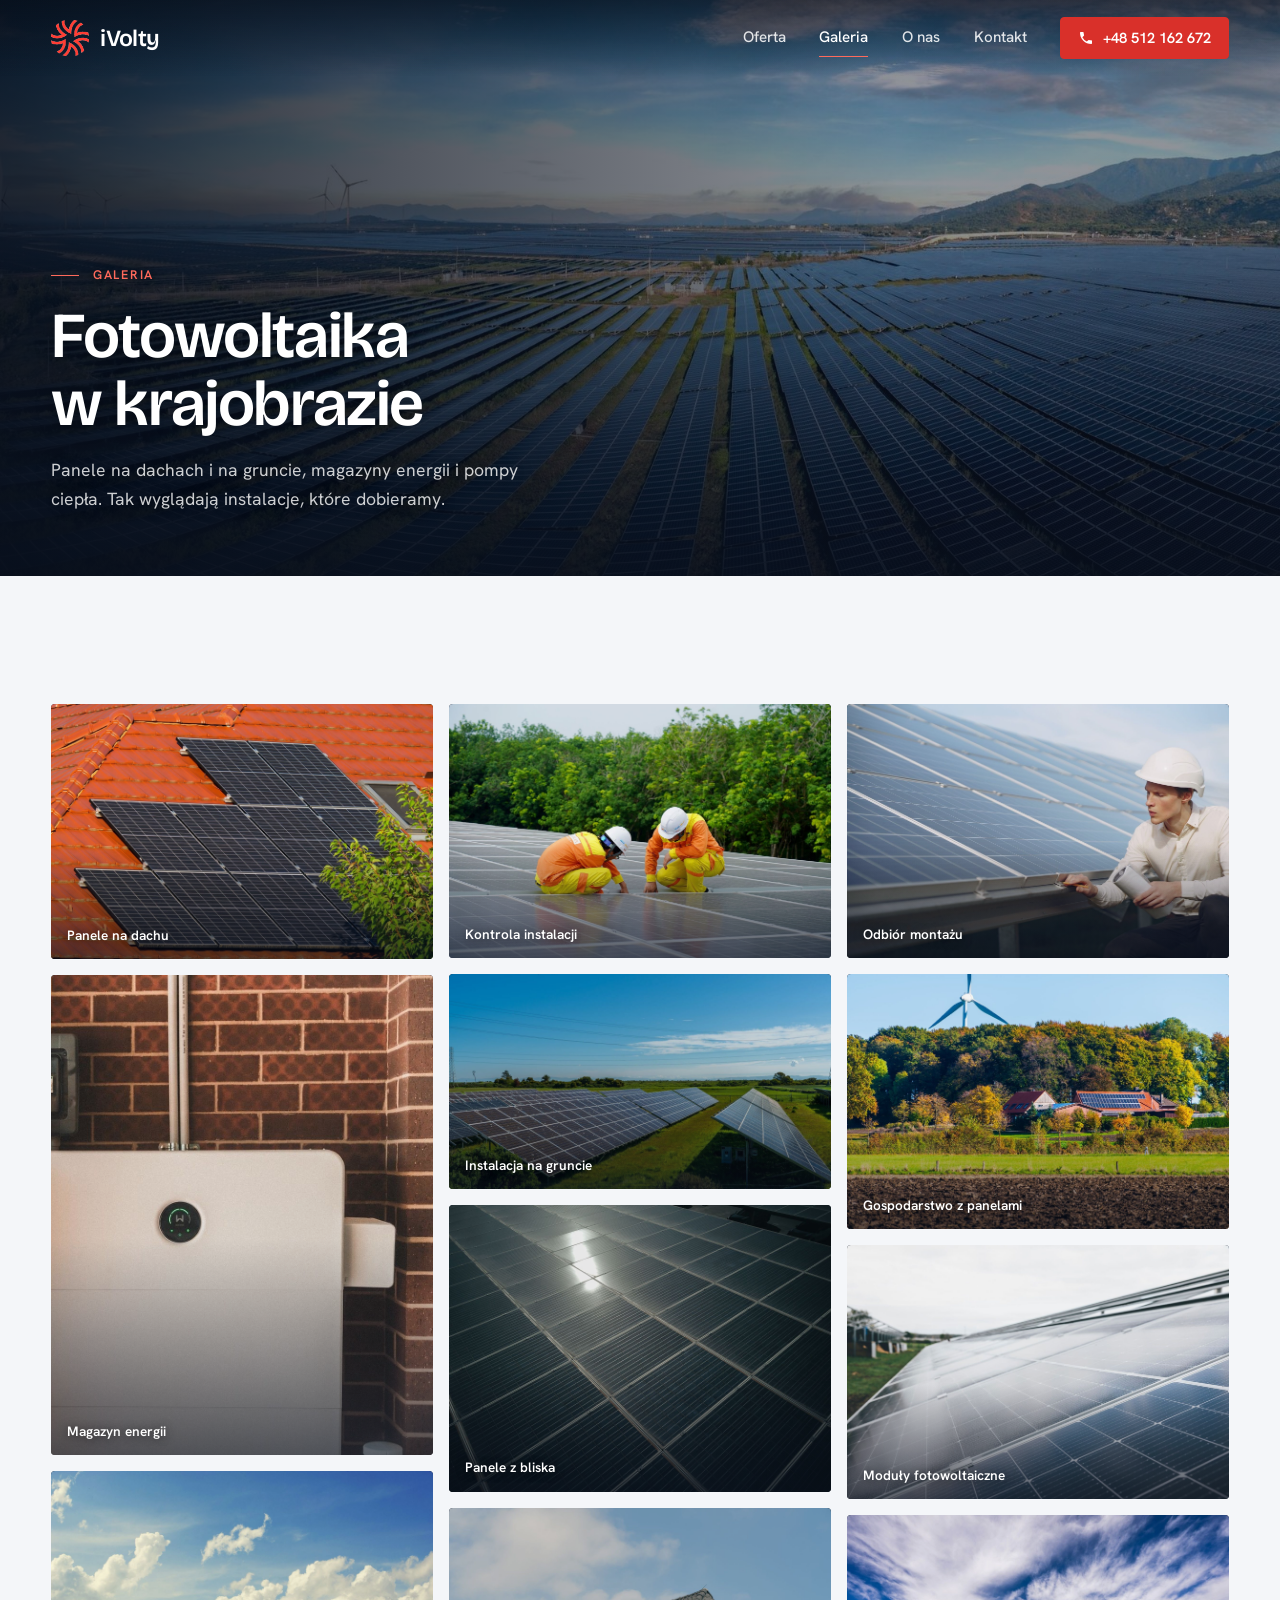
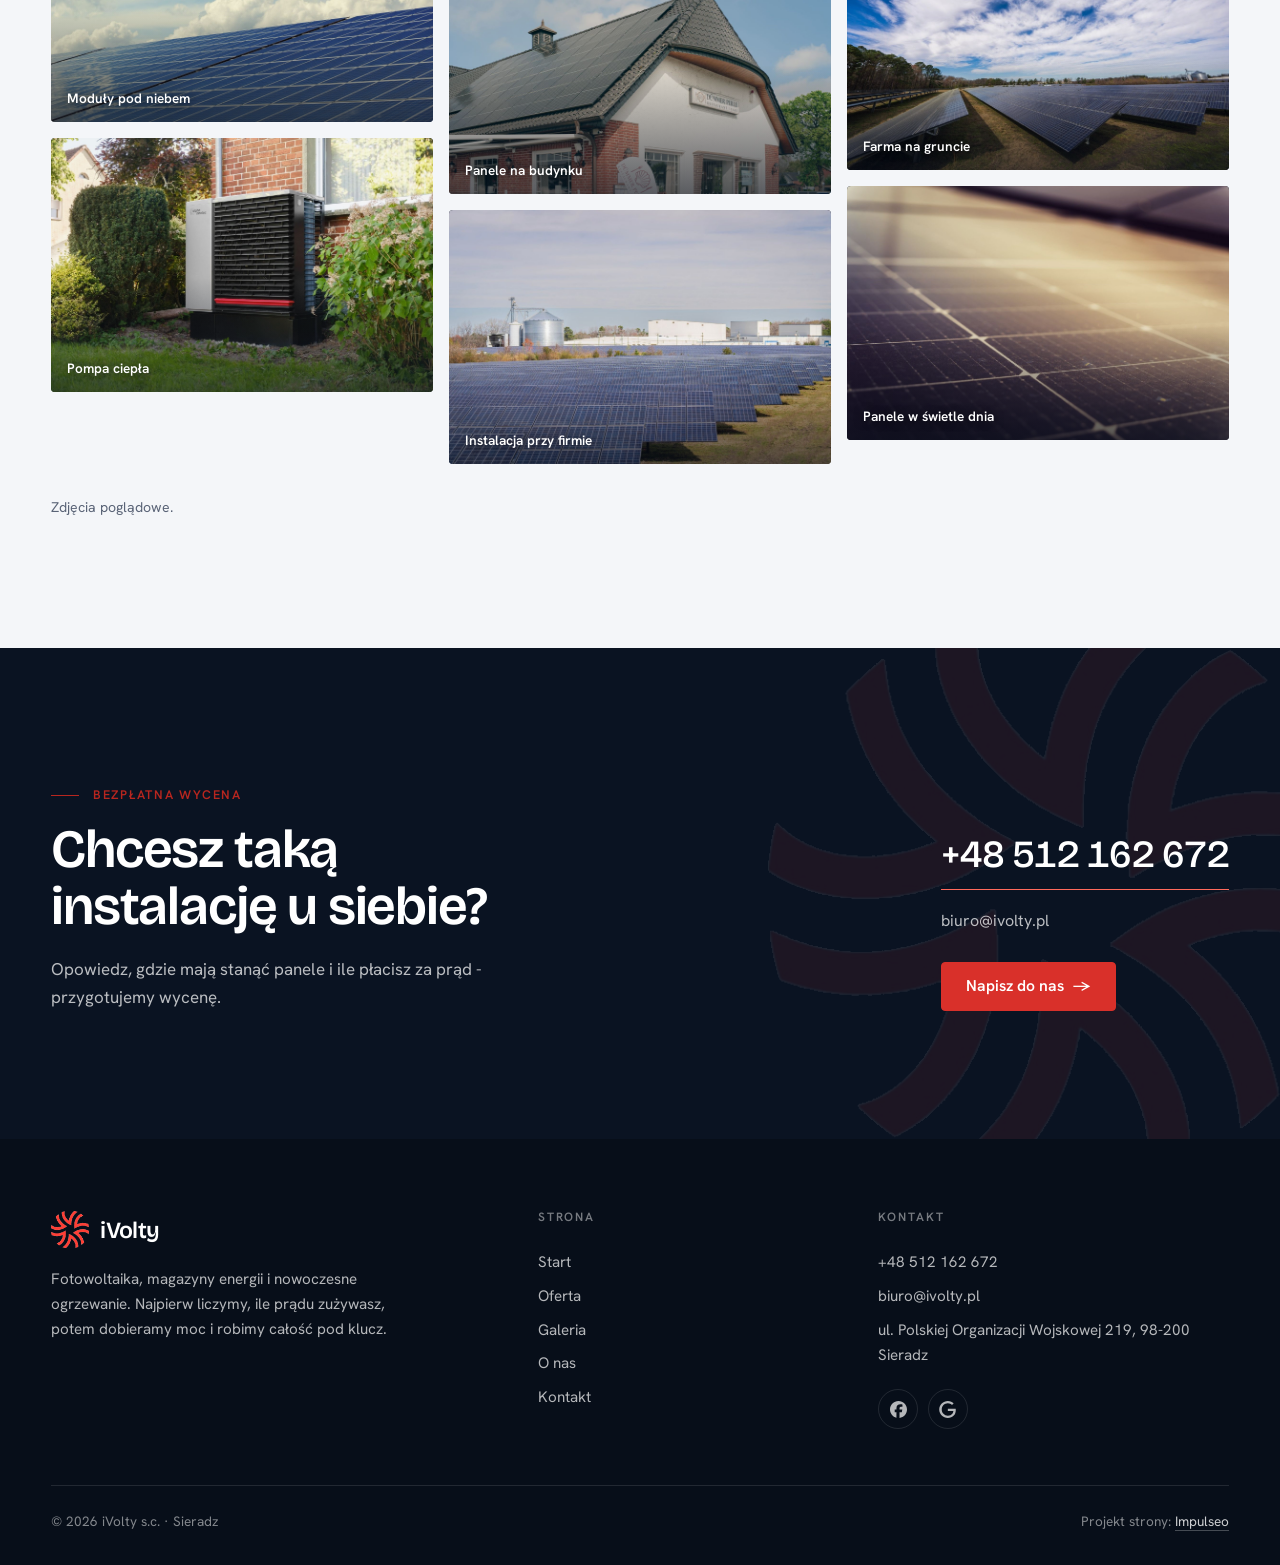
<file: realizacje.html>
<!DOCTYPE html>
<html lang="pl">
<head>
<meta charset="UTF-8">
<meta name="viewport" content="width=device-width, initial-scale=1.0">
<title>Galeria - fotowoltaika i&nbsp;magazyny energii · iVolty Sieradz</title>
<meta name="description" content="iVolty z Sieradza - sprzedaż i montaż instalacji fotowoltaicznych, magazynów energii i pomp ciepła. Doradztwo, dobór pod zużycie i montaż pod klucz w województwie łódzkim i okolicach.">
<link rel="canonical" href="https://impulseo-pl.github.io/ivolty/realizacje.html">
<meta name="robots" content="noindex, nofollow">
<meta name="theme-color" content="#0A1322">
<meta property="og:type" content="website">
<meta property="og:locale" content="pl_PL">
<meta property="og:site_name" content="iVolty">
<meta property="og:title" content="Galeria - fotowoltaika i magazyny energii · iVolty Sieradz">
<meta property="og:description" content="iVolty z Sieradza - sprzedaż i montaż instalacji fotowoltaicznych, magazynów energii i pomp ciepła. Doradztwo, dobór pod zużycie i montaż pod klucz w województwie łódzkim i okolicach.">
<meta property="og:url" content="https://impulseo-pl.github.io/ivolty/realizacje.html">
<meta property="og:image" content="https://impulseo-pl.github.io/ivolty/img/og.jpg">
<meta property="og:image:width" content="1200">
<meta property="og:image:height" content="630">
<meta name="twitter:card" content="summary_large_image">
<link rel="icon" href="img/logo.png">
<script type="application/ld+json">{"@context": "https://schema.org", "@type": "LocalBusiness", "name": "iVolty", "url": "https://impulseo-pl.github.io/ivolty/", "telephone": "+48512162672", "email": "biuro@ivolty.pl", "image": "https://impulseo-pl.github.io/ivolty/img/og.jpg", "address": {"@type": "PostalAddress", "streetAddress": "ul. Polskiej Organizacji Wojskowej 219", "postalCode": "98-200", "addressLocality": "Sieradz", "addressCountry": "PL"}, "areaServed": "województwo łódzkie", "sameAs": ["https://www.facebook.com/iVolty/", "https://www.google.com/maps/place/iVolty/@51.5954788,18.6846945,700m/data=!3m2!1e3!4b1!4m6!3m5!1s0x471af555b4167131:0xcd4eed033a28cf67!8m2!3d51.5954788!4d18.6846945!16s%2Fg%2F11yvy6bb_m"]}</script>
<link rel="preconnect" href="https://fonts.googleapis.com">
<link rel="preconnect" href="https://fonts.gstatic.com" crossorigin>
<link href="https://fonts.googleapis.com/css2?family=Bricolage+Grotesque:opsz,wght@12..96,500;12..96,600&family=Hanken+Grotesk:wght@400;500;600&display=swap" rel="stylesheet">
<link rel="stylesheet" href="assets/styles.css?v=doba1">
</head>
<body>

<header class="nav">
  <div class="wrap nav-inner">
    <a class="brand" href="index.html" aria-label="iVolty - strona główna"><img class="brand-logo" src="img/logo.png" alt="iVolty" width="578" height="562" decoding="async"><b>iVolty</b></a>
    <nav class="nav-links" aria-label="Menu główne">
      <a href="oferta.html">Oferta</a>
      <a href="realizacje.html" aria-current="page">Galeria</a>
      <a href="o-nas.html">O&nbsp;nas</a>
      <a href="kontakt.html">Kontakt</a>
      <a href="tel:+48512162672" class="btn btn-accent"><svg class="ico-tel" width="16" height="16" viewBox="0 0 24 24" fill="none" aria-hidden="true"><path d="M6.6 10.8a15.5 15.5 0 0 0 6.6 6.6l2.2-2.2a1 1 0 0 1 1-.24 11.4 11.4 0 0 0 3.6.58 1 1 0 0 1 1 1V20a1 1 0 0 1-1 1A17 17 0 0 1 3 4a1 1 0 0 1 1-1h3.5a1 1 0 0 1 1 1c0 1.25.2 2.46.58 3.6a1 1 0 0 1-.25 1l-2.23 2.2Z" fill="currentColor"/></svg> +48 512 162 672</a>
    </nav>
    <button class="nav-toggle" aria-label="Menu"><span></span><span></span><span></span></button>
  </div>
</header>

<main>
<section class="pagehead">
  <img src="img/g9.jpg" alt="Rozległa instalacja fotowoltaiczna z lotu ptaka" width="1600" height="802" fetchpriority="high" decoding="async">
  <div class="wrap">
    <span class="eyebrow">Galeria</span>
    <h1>Fotowoltaika w&nbsp;krajobrazie</h1>
    <p>Panele na dachach i&nbsp;na gruncie, magazyny energii i&nbsp;pompy ciepła. Tak wyglądają instalacje, które dobieramy.</p>
  </div>
</section>

<section class="s-pad">
  <div class="wrap">
    <div class="galeria">
      <figure class="reveal"><img src="img/g1.jpg" alt="Panele na dachu" width="1600" height="1068"><figcaption>Panele na dachu</figcaption></figure>
      <figure class="reveal"><img src="img/g2.jpg" alt="Magazyn energii" width="848" height="1066"><figcaption>Magazyn energii</figcaption></figure>
      <figure class="reveal"><img src="img/g14.jpg" alt="Moduły pod niebem" width="1600" height="1052"><figcaption>Moduły pod niebem</figcaption></figure>
      <figure class="reveal"><img src="img/g3.jpg" alt="Pompa ciepła" width="1600" height="1066"><figcaption>Pompa ciepła</figcaption></figure>
      <figure class="reveal"><img src="img/g13.jpg" alt="Kontrola instalacji" width="1600" height="1066"><figcaption>Kontrola instalacji</figcaption></figure>
      <figure class="reveal"><img src="img/g7.jpg" alt="Instalacja na gruncie" width="1600" height="900"><figcaption>Instalacja na gruncie</figcaption></figure>
      <figure class="reveal"><img src="img/g15.jpg" alt="Panele z bliska" width="1600" height="1200"><figcaption>Panele z&nbsp;bliska</figcaption></figure>
      <figure class="reveal"><img src="img/g10.jpg" alt="Panele na budynku" width="1600" height="1200"><figcaption>Panele na budynku</figcaption></figure>
      <figure class="reveal"><img src="img/g11.jpg" alt="Instalacja przy firmie" width="1600" height="1066"><figcaption>Instalacja przy firmie</figcaption></figure>
      <figure class="reveal"><img src="img/g5.jpg" alt="Odbiór montażu" width="1600" height="1066"><figcaption>Odbiór montażu</figcaption></figure>
      <figure class="reveal"><img src="img/g12.jpg" alt="Gospodarstwo z panelami" width="1600" height="1066"><figcaption>Gospodarstwo z&nbsp;panelami</figcaption></figure>
      <figure class="reveal"><img src="img/g8.jpg" alt="Moduły fotowoltaiczne" width="1600" height="1067"><figcaption>Moduły fotowoltaiczne</figcaption></figure>
      <figure class="reveal"><img src="img/g6.jpg" alt="Farma na gruncie" width="1600" height="1066"><figcaption>Farma na gruncie</figcaption></figure>
      <figure class="reveal"><img src="img/g4.jpg" alt="Panele w świetle dnia" width="1600" height="1066"><figcaption>Panele w&nbsp;świetle dnia</figcaption></figure>
    </div>
    <p class="note-s reveal">Zdjęcia poglądowe.</p>
  </div>
</section>
<section class="cta s-pad">
  <img class="cta-mark" src="img/logo.png" alt="" aria-hidden="true" width="578" height="562" loading="lazy">
  <div class="wrap">
    <div class="reveal">
      <span class="eyebrow">Bezpłatna wycena</span>
      <h2>Chcesz taką instalację u&nbsp;siebie?</h2>
      <p>Opowiedz, gdzie mają stanąć panele i&nbsp;ile płacisz za prąd - przygotujemy wycenę.</p>
    </div>
    <div class="cta-side reveal">
      <a class="cta-phone" href="tel:+48512162672">+48 512 162 672</a>
      <a class="cta-mail" href="mailto:biuro@ivolty.pl">biuro@ivolty.pl</a>
      <a href="kontakt.html" class="btn btn-accent">Napisz do nas <span class="arr" aria-hidden="true">→</span></a>
    </div>
  </div>
</section>
</main>

<footer>
  <div class="wrap">
    <div class="foot-grid">
      <div class="foot-brand">
        <a class="brand" href="index.html"><img class="brand-logo" src="img/logo.png" alt="iVolty" width="578" height="562" loading="lazy"><b>iVolty</b></a>
        <p>Fotowoltaika, magazyny energii i&nbsp;nowoczesne ogrzewanie. Najpierw liczymy, ile prądu zużywasz, potem dobieramy moc i&nbsp;robimy całość pod klucz.</p>
      </div>
      <div class="foot-col">
        <h4>Strona</h4>
        <a href="index.html">Start</a>
        <a href="oferta.html">Oferta</a>
        <a href="realizacje.html">Galeria</a>
        <a href="o-nas.html">O&nbsp;nas</a>
        <a href="kontakt.html">Kontakt</a>
      </div>
      <div class="foot-col">
        <h4>Kontakt</h4>
        <a href="tel:+48512162672">+48 512 162 672</a>
        <a href="mailto:biuro@ivolty.pl">biuro@ivolty.pl</a>
        <p>ul. Polskiej Organizacji Wojskowej 219, 98-200 Sieradz</p>
        <div class="foot-soc">
          <a class="soc" href="https://www.facebook.com/iVolty/" target="_blank" rel="noopener" aria-label="Facebook - iVolty"><svg viewBox="0 0 24 24" aria-hidden="true" focusable="false"><path d="M9.101 23.691v-7.98H6.627v-3.667h2.474v-1.58c0-4.085 1.848-5.978 5.858-5.978.401 0 .955.042 1.468.103a8.68 8.68 0 0 1 1.141.195v3.325a8.623 8.623 0 0 0-.653-.036 26.805 26.805 0 0 0-.733-.009c-.707 0-1.259.096-1.675.309a1.686 1.686 0 0 0-.679.622c-.258.42-.374.995-.374 1.752v1.297h3.919l-.386 2.103-.287 1.564h-3.246v8.245C19.396 23.238 24 18.179 24 12.044c0-6.627-5.373-12-12-12s-12 5.373-12 12c0 5.628 3.874 10.350 9.101 11.647Z" fill="currentColor"/></svg></a>
          <a class="soc" href="https://www.google.com/maps/place/iVolty/@51.5954788,18.6846945,700m/data=!3m2!1e3!4b1!4m6!3m5!1s0x471af555b4167131:0xcd4eed033a28cf67!8m2!3d51.5954788!4d18.6846945!16s%2Fg%2F11yvy6bb_m" target="_blank" rel="noopener" aria-label="Google - iVolty"><svg viewBox="0 0 24 24" aria-hidden="true" focusable="false"><path d="M12.48 10.92v3.28h7.84c-.24 1.84-.853 3.187-1.787 4.133-1.147 1.147-2.933 2.4-6.053 2.4-4.827 0-8.6-3.893-8.6-8.72s3.773-8.72 8.6-8.72c2.6 0 4.507 1.027 5.907 2.347l2.307-2.307C18.747 1.44 16.133 0 12.48 0 5.867 0 .307 5.387.307 12s5.56 12 12.173 12c3.573 0 6.267-1.173 8.373-3.36 2.16-2.16 2.84-5.213 2.84-7.667 0-.76-.053-1.467-.173-2.053H12.48z" fill="currentColor"/></svg></a>
        </div>
      </div>
    </div>
    <div class="foot-bot">
      <span>© 2026 iVolty s.c. · Sieradz</span>
      <span>Projekt strony: <a class="foot-credit" href="https://impulseo.pl" target="_blank" rel="noopener">Impulseo</a></span>
    </div>
  </div>
</footer>
<div class="sticky-call"><a class="sc-call" href="tel:+48512162672"><svg class="ico-tel" width="16" height="16" viewBox="0 0 24 24" fill="none" aria-hidden="true"><path d="M6.6 10.8a15.5 15.5 0 0 0 6.6 6.6l2.2-2.2a1 1 0 0 1 1-.24 11.4 11.4 0 0 0 3.6.58 1 1 0 0 1 1 1V20a1 1 0 0 1-1 1A17 17 0 0 1 3 4a1 1 0 0 1 1-1h3.5a1 1 0 0 1 1 1c0 1.25.2 2.46.58 3.6a1 1 0 0 1-.25 1l-2.23 2.2Z" fill="currentColor"/></svg> Zadzwoń</a><a class="sc-quote" href="kontakt.html">Bezpłatna wycena</a></div>
<div class="demo-wazne" data-do="2026-11-11" data-cykl="3" hidden><svg class="dw-ico" width="13" height="13" viewBox="0 0 24 24" fill="none" aria-hidden="true"><circle cx="12" cy="12" r="8.6" stroke="currentColor" stroke-width="1.8"/><path d="M12 7.2V12l3.3 2" stroke="currentColor" stroke-width="1.8" stroke-linecap="round"/></svg><span class="dw-txt"></span></div>

<script src="assets/main.js?v=doba1"></script>
</body>
</html>
</file>
<file: assets/styles.css>
/* ==========================================================================
   iVolty - projekt „Doba energii" (06.11.2026)
   Koncept: strona płynie jak dzień instalacji - jasne sekcje to dzień (produkcja),
   granatowe to wieczór (prąd z magazynu). Granat = kolor ogniwa, koral = znak z logo.
   Jeden element-sygnatura: łuk słońca (hero) i wykres doby (sekcja magazynu).
   ========================================================================== */
:root{
  --night:#0A1322; --night-2:#101C30; --night-3:#16253D; --night-line:rgba(255,255,255,.11);
  --day:#F4F6F9; --day-2:#E9EDF3; --white:#FFFFFF;
  --ink:#0C1626; --ink-2:#465266; --ink-3:#5A6477; --line:#D5DBE4;
  --accent:#D9302A; --accent-d:#B8261F; --accent-soft:#FF6A5C; --accent-bg:rgba(217,48,42,.08);
  --sun:#F5A524; --sun-soft:#FFC86B;
  --paper:var(--day); --paper-2:var(--day-2); --paper-3:var(--white);
  --f-display:"Bricolage Grotesque", "Hanken Grotesk", system-ui, sans-serif;
  --f-body:"Hanken Grotesk", system-ui, -apple-system, "Segoe UI", sans-serif;
  --wrap:min(92%, 1280px);
  --nav-h:76px;
  --ease:cubic-bezier(.16,.84,.44,1);
  --img-zoom:1.02; --img-rest:brightness(.97); --img-hot:brightness(1.06); --img-dur:1.4s;
  --r-s:4px; --r-m:10px;
  --space-4:1rem; --space-6:1.5rem; --space-7:2.5rem;
}
*,*::before,*::after{box-sizing:border-box}
html{scroll-behavior:smooth;-webkit-text-size-adjust:100%}
body{margin:0;background:var(--day);color:var(--ink);font-family:var(--f-body);font-size:1.0625rem;line-height:1.65;
  -webkit-font-smoothing:antialiased;text-rendering:optimizeLegibility}
img{display:block;max-width:100%;height:auto}
a{color:inherit;text-decoration:none}
h1,h2,h3,h4{font-family:var(--f-display);font-weight:600;letter-spacing:-.022em;line-height:1.06;margin:0;text-wrap:balance}
p{margin:0}
.wrap{width:var(--wrap);margin-inline:auto}
.skip{position:absolute;left:-999px}
.eyebrow{display:inline-flex;align-items:center;gap:1.1em;font-size:.78rem;font-weight:600;letter-spacing:.14em;text-transform:uppercase;color:var(--accent-d)}
.eyebrow::before{content:"";width:28px;height:1px;background:currentColor}
.on-night .eyebrow,.night .eyebrow{color:var(--accent-soft)}
.muted{color:var(--ink-2)}
section{position:relative}

/* ---------- przyciski ---------- */
.btn{display:inline-flex;align-items:center;gap:.6em;padding:1em 1.5em;border-radius:var(--r-s);font-weight:600;font-size:.98rem;line-height:1;
  border:1px solid transparent;transition:background .35s var(--ease),color .35s var(--ease),border-color .35s var(--ease),transform .35s var(--ease)}
.btn .arr{transition:transform .35s var(--ease)}
.btn:hover .arr{transform:translateX(4px)}
.btn-accent{background:var(--accent);border-color:var(--accent);color:#fff}
.btn-accent:hover{background:var(--accent-d);border-color:var(--accent-d)}
.btn-line{border-color:rgba(255,255,255,.34);color:#fff}
.btn-line:hover{border-color:#fff;background:rgba(255,255,255,.06)}
.btn-ink{border-color:var(--ink);color:var(--ink)}
.btn-ink:hover{background:var(--ink);border-color:#000;color:#fff}
.ico-tel{flex:none}

/* ---------- nawigacja ---------- */
.nav{position:fixed;inset:0 0 auto 0;z-index:90;height:var(--nav-h);color:#fff;
  background:linear-gradient(180deg,rgba(6,12,22,.62),rgba(6,12,22,0));transition:background .45s var(--ease),height .45s var(--ease),box-shadow .45s var(--ease)}
.nav.is-stuck{background:rgba(10,19,34,.96);height:64px;box-shadow:0 1px 0 var(--night-line)}
.nav-inner{height:100%;display:flex;align-items:center;justify-content:space-between;gap:2rem}
.brand{display:inline-flex;align-items:center;gap:.7rem;font-family:var(--f-display);font-weight:600;font-size:1.45rem;letter-spacing:-.03em}
.brand-logo{width:38px;height:38px;object-fit:contain}
.brand b{font-weight:600}
.brand span{color:var(--accent-soft)}
.nav-links{display:flex;align-items:center;gap:2.1rem;font-size:.95rem;font-weight:500}
.nav-links a:not(.btn){position:relative;padding:.4em 0;opacity:.86;transition:opacity .3s}
.nav-links a:not(.btn)::after{content:"";position:absolute;left:0;right:0;bottom:0;height:1px;background:var(--accent-soft);transform:scaleX(0);transform-origin:left;transition:transform .45s var(--ease)}
.nav-links a:not(.btn):hover{opacity:1}
.nav-links a:not(.btn):hover::after,.nav-links a[aria-current="page"]::after{transform:scaleX(1)}
.nav-links a[aria-current="page"]{opacity:1}
.nav-links .btn{padding:.8em 1.15em;font-size:.92rem}
.nav-toggle{display:none;background:none;border:0;width:44px;height:44px;padding:10px;cursor:pointer}
.nav-toggle span{display:block;height:2px;background:#fff;margin:5px 0;border-radius:2px}

/* ---------- HERO ---------- */
.hero-volt{min-height:100svh;min-height:max(100svh,660px);display:flex;align-items:flex-end;color:#fff;overflow:hidden;background:var(--night)}
.hero-volt .hv-photo{position:absolute;inset:0;width:100%;height:100%;object-fit:cover;object-position:50% 62%;transform:scale(1.04);animation:hvZoom 9s var(--ease) forwards}
@keyframes hvZoom{to{transform:scale(1)}}
.hero-volt::before{content:"";position:absolute;inset:0;z-index:1;
  background:linear-gradient(90deg,rgba(8,15,28,.86) 0%,rgba(8,15,28,.62) 38%,rgba(8,15,28,.12) 70%,rgba(8,15,28,0) 100%),
             linear-gradient(0deg,rgba(8,15,28,.92) 0%,rgba(8,15,28,0) 42%)}
.hv-inner{position:relative;z-index:2;width:var(--wrap);margin:0 auto;padding:calc(var(--nav-h) + 4rem) 0 clamp(8rem,17vh,11rem)}
.hv-kicker{text-shadow:0 1px 14px rgba(0,0,0,.55);display:inline-flex;align-items:center;gap:.8em;font-size:.8rem;font-weight:600;letter-spacing:.16em;text-transform:uppercase;color:rgba(255,255,255,.8)}
.hv-kicker i{width:8px;height:8px;border-radius:50%;background:var(--accent-soft);box-shadow:0 0 0 5px rgba(255,106,92,.18)}
.hv-title{font-size:clamp(2.7rem,6.2vw,5.6rem);line-height:.98;letter-spacing:-.035em;margin:1.4rem 0 1.5rem;max-width:12.5ch}
.hv-title .l2{display:block;color:rgba(255,255,255,.74)}
.hv-lead{font-size:clamp(1.05rem,1.35vw,1.22rem);max-width:44ch;color:rgba(255,255,255,.84);line-height:1.6}
.hv-actions{display:flex;flex-wrap:wrap;gap:.9rem;margin-top:2.2rem}
.hv-actions .btn{padding:1.1em 1.6em}

/* łuk słońca - sygnatura */
.sun-arc{position:absolute;z-index:2;left:0;right:0;bottom:0;height:clamp(80px,11vh,120px);pointer-events:none}
.sun-arc svg{width:100%;height:100%;display:block;overflow:visible}
.sun-arc .arc{fill:none;stroke:rgba(255,255,255,.34);stroke-width:1;vector-effect:non-scaling-stroke;stroke-dasharray:2 6}
.sun-arc .arc-done{fill:none;stroke:var(--sun-soft);stroke-width:1.5;vector-effect:non-scaling-stroke}
.sun-arc .tick{stroke:rgba(255,255,255,.5);stroke-width:1;vector-effect:non-scaling-stroke}
.sun-hours{position:absolute;z-index:3;left:0;right:0;bottom:12px;width:var(--wrap);margin:0 auto;display:flex;justify-content:space-between;
  font-size:.72rem;letter-spacing:.14em;color:rgba(255,255,255,.62);font-variant-numeric:tabular-nums}
.sun-hours span:nth-child(3){color:var(--sun-soft)}

/* ---------- pasek haseł (standard 04.08) ---------- */
.strip{background:var(--night);color:#fff;border-top:1px solid var(--night-line)}
.strip .wrap{width:min(96%,1440px)}
.strip ul{list-style:none;margin:0;padding:1.7rem 0;width:100%;display:grid;grid-template-columns:repeat(5,1fr)}
.strip li{text-align:center;padding:.2rem 1rem;border-left:1px solid var(--accent-soft);display:flex;flex-direction:column;justify-content:center;gap:.15rem}
.strip li:first-child{border-left:0}
.strip .k{font-family:var(--f-display);font-weight:600;font-size:1.08rem;letter-spacing:-.01em}
.strip .v{font-size:.86rem;color:rgba(255,255,255,.62)}

/* ---------- nagłówki sekcji ---------- */
.s-pad{padding:clamp(5rem,10vw,8.5rem) 0}
.s-head{display:grid;grid-template-columns:1fr 1fr;gap:2rem 4rem;align-items:end;margin-bottom:clamp(2.5rem,5vw,4rem)}
.s-head h2{font-size:clamp(2rem,3.6vw,3.3rem);margin-top:1rem}
.s-head p{color:var(--ink-2);max-width:46ch;justify-self:end}
.night .s-head p{color:rgba(255,255,255,.7)}

/* ---------- trzy drogi (pierwsza sekcja = obraz) ---------- */
.trio{display:grid;grid-template-columns:1.25fr 1fr 1fr;gap:1.1rem}
.trio a{position:relative;overflow:hidden;border-radius:var(--r-s);aspect-ratio:4/5;background:var(--night);color:#fff;isolation:isolate}
.trio a:first-child{aspect-ratio:auto}
.trio img{position:absolute;inset:0;width:100%;height:100%;object-fit:cover;filter:var(--img-rest);transition:transform var(--img-dur) var(--ease),filter var(--img-dur) var(--ease)}
.trio a::after{content:"";position:absolute;inset:0;background:linear-gradient(0deg,rgba(8,15,28,.86),rgba(8,15,28,0) 55%);z-index:1}
.trio .t-txt{position:absolute;z-index:2;left:1.5rem;right:1.5rem;bottom:1.4rem;display:flex;justify-content:space-between;align-items:flex-end;gap:1rem}
.trio .t-name{font-family:var(--f-display);font-size:clamp(1.3rem,1.9vw,1.75rem);font-weight:600;letter-spacing:-.02em;line-height:1.1}
.trio .t-sub{display:block;font-family:var(--f-body);font-size:.88rem;font-weight:500;color:rgba(255,255,255,.72);margin-top:.35rem;letter-spacing:0}
.trio .t-arr{flex:none;width:42px;height:42px;border-radius:50%;border:1px solid rgba(255,255,255,.4);display:grid;place-items:center;transition:background .4s var(--ease),border-color .4s var(--ease)}
.trio a:hover .t-arr{background:var(--accent);border-color:var(--accent)}

/* ---------- doba energii (sygnatura 2) ---------- */
.night{background:var(--night);color:#fff}
.doba{overflow:hidden}
.doba .doba-tex{position:absolute;inset:0;background:url(../img/ogniwa.jpg) center/cover;opacity:.09;filter:grayscale(1) contrast(1.2)}
.doba .wrap{position:relative}
.doba-grid{display:grid;grid-template-columns:.9fr 1.3fr;gap:clamp(2.5rem,6vw,6rem);align-items:center}
.doba-copy h2{font-size:clamp(2rem,3.6vw,3.3rem);margin:1rem 0 1.4rem}
.doba-copy p{color:rgba(255,255,255,.74);max-width:44ch}
.doba-copy .btn{margin-top:2rem}
.chart{background:linear-gradient(180deg,var(--night-2),var(--night-3));border:1px solid var(--night-line);border-radius:var(--r-m);padding:1.6rem 1.6rem 1.2rem}
.chart-top{display:flex;justify-content:space-between;align-items:center;gap:1rem;margin-bottom:1rem;flex-wrap:wrap}
.chart-top h3{font-size:1.05rem;font-weight:600;letter-spacing:-.01em}
.legend{display:flex;gap:1.1rem;flex-wrap:wrap;font-size:.8rem;color:rgba(255,255,255,.72)}
.legend span{display:inline-flex;align-items:center;gap:.45em}
.legend i{width:14px;height:3px;border-radius:2px;display:inline-block}
.legend .lg-sun{background:var(--sun)}
.legend .lg-use{background:#fff;opacity:.85}
.legend .lg-bat{background:var(--accent-soft)}
.chart svg{width:100%;height:auto;display:block}
.chart .grid line{stroke:rgba(255,255,255,.08);stroke-width:1}
.chart .ax{fill:rgba(255,255,255,.5);font-size:11px;font-family:var(--f-body);letter-spacing:.06em}
.chart .prod{fill:url(#gSun);stroke:var(--sun);stroke-width:2}
.chart .use{fill:none;stroke:#fff;stroke-width:2;stroke-opacity:.85;stroke-linejoin:round}
.chart .charge{fill:url(#hatch)}
.chart .bat{fill:rgba(255,106,92,.42);stroke:var(--accent-soft);stroke-width:1.5}
.chart .lbl{fill:#fff;font-size:12px;font-family:var(--f-body);font-weight:600}
.chart .lbl-s{fill:rgba(255,255,255,.62);font-size:11px;font-family:var(--f-body)}
.chart-note{font-size:.78rem;color:rgba(255,255,255,.5);margin-top:.6rem}
.chart .draw{stroke-dasharray:1400;stroke-dashoffset:1400}
.chart.in .draw,.reveal.in .chart .draw{animation:draw 2.4s var(--ease) forwards}
@keyframes draw{to{stroke-dashoffset:0}}
.moments{display:grid;grid-template-columns:repeat(3,1fr);gap:0;margin-top:clamp(3rem,6vw,4.5rem);border-top:1px solid var(--night-line)}
.moments div{padding:1.6rem 1.6rem 0 0}
.moments div+div{padding-left:1.6rem;border-left:1px solid var(--night-line)}
.moments time{font-family:var(--f-display);font-size:1.9rem;font-weight:500;letter-spacing:-.03em;color:var(--sun-soft);font-variant-numeric:tabular-nums}
.moments div:last-child time{color:var(--accent-soft)}
.moments h3{font-size:1.1rem;margin:.5rem 0 .4rem}
.moments p{font-size:.95rem;color:rgba(255,255,255,.66)}

/* ---------- stopklatka: okno na nieruchome zdjęcie (clip-path, działa na iPhonie) ---------- */
.stopklatka{height:clamp(420px,78vh,760px);clip-path:inset(0);overflow:hidden;background:var(--night)}
.stopklatka .stk-bg{position:fixed;inset:0;background-size:cover;background-position:center 70%;z-index:0;visibility:hidden}
.stopklatka.vis .stk-bg{visibility:visible}
.stopklatka::after{content:"";position:absolute;inset:0;background:linear-gradient(0deg,rgba(8,15,28,.78),rgba(8,15,28,0) 55%);z-index:1}
.stk-cap{position:absolute;z-index:2;left:0;right:0;bottom:clamp(2rem,6vh,3.5rem);width:var(--wrap);margin:0 auto;color:#fff;display:flex;justify-content:space-between;align-items:flex-end;gap:2rem}
.stk-cap p{font-family:var(--f-display);font-size:clamp(1.5rem,2.8vw,2.5rem);font-weight:500;letter-spacing:-.025em;line-height:1.12;max-width:20ch}
.stk-cap span{font-size:.8rem;letter-spacing:.14em;text-transform:uppercase;color:rgba(255,255,255,.66);white-space:nowrap}

/* ---------- proces ---------- */
.kroki{list-style:none;margin:0;padding:0;display:grid;grid-template-columns:repeat(4,1fr);gap:0;position:relative}
.kroki::before{content:"";position:absolute;left:0;right:0;top:23px;height:1px;background:var(--line)}
.kroki li{position:relative;padding:0 2rem 0 0}
.kroki .dot{position:relative;width:46px;height:46px;padding:7px 12px;border-radius:50%;background:var(--day);border:1px solid var(--accent);display:grid;place-items:center;
  font-family:var(--f-display);font-size:.85rem;font-weight:600;color:var(--accent-d);font-variant-numeric:tabular-nums}
.kroki li:last-child .dot{background:var(--accent);color:#fff}
.kroki h3{font-size:1.3rem;margin:1.5rem 0 .6rem}
.kroki p{color:var(--ink-2);font-size:.98rem}

/* ---------- mozaika (podgląd galerii) ---------- */
.day-2{background:var(--day-2)}
.mozaika{display:grid;grid-template-columns:repeat(12,1fr);grid-auto-rows:clamp(150px,17vw,250px);gap:1rem}
.mozaika figure{margin:0;overflow:hidden;border-radius:var(--r-s);position:relative}
.mozaika figure:nth-child(1){grid-column:span 7;grid-row:span 2}
.mozaika figure:nth-child(2){grid-column:span 5}
.mozaika figure:nth-child(3){grid-column:span 5}
.mozaika figure:nth-child(4){grid-column:span 4}
.mozaika figure:nth-child(5){grid-column:span 8}
.mozaika img,.galeria img,.feat-art img,.split-art img{width:100%;height:100%;object-fit:cover;filter:var(--img-rest);transition:transform var(--img-dur) var(--ease),filter var(--img-dur) var(--ease)}
.mozaika figure:nth-child(5) img{object-position:center 80%}
.mozaika figure::after,.galeria figure::after{content:"";position:absolute;inset:auto 0 0 0;height:45%;background:linear-gradient(0deg,rgba(8,15,28,.62),rgba(8,15,28,0));pointer-events:none}
.mozaika figcaption{position:absolute;left:1rem;bottom:.9rem;z-index:2;color:#fff;font-size:.85rem;font-weight:600;text-shadow:0 1px 10px rgba(0,0,0,.55)}
.more{margin-top:2.5rem;display:flex;justify-content:space-between;align-items:center;gap:1rem;flex-wrap:wrap}
.more p{color:var(--ink-3);font-size:.9rem}
@media(hover:hover){
  .trio a:hover img,.mozaika figure:hover img,.galeria figure:hover img,.feat-art:hover img,.split-art:hover img{transform:scale(var(--img-zoom));filter:var(--img-hot)}
}

/* ---------- usługi (lista) ---------- */
.usl{list-style:none;margin:0;padding:0;border-top:1px solid var(--line)}
.usl li{display:grid;grid-template-columns:3.2rem 1fr 1.4fr auto;gap:1.5rem;align-items:baseline;padding:1.7rem 0;border-bottom:1px solid var(--line);transition:background .4s var(--ease)}
.usl .n{font-size:.8rem;font-weight:600;color:var(--ink-3);font-variant-numeric:tabular-nums;letter-spacing:.08em}
.usl h3{font-size:clamp(1.25rem,1.8vw,1.6rem)}
.usl p{color:var(--ink-2);font-size:.98rem}
.usl a{font-weight:600;font-size:.92rem;color:var(--accent-d);white-space:nowrap}
.usl a .arr{display:inline-block;transition:transform .35s var(--ease)}
.usl li:hover a .arr{transform:translateX(4px)}

/* ---------- CTA ---------- */
.cta{background:var(--night);color:#fff;overflow:hidden}
.cta .cta-mark{position:absolute;right:-6%;top:50%;width:min(46vw,620px);margin-top:calc(min(46vw,620px) * -.486);opacity:.08;pointer-events:none;animation:spin 120s linear infinite}
@keyframes spin{to{rotate:360deg}}
.cta .wrap{position:relative;display:grid;grid-template-columns:1.3fr 1fr;gap:3rem;align-items:end}
.cta h2{font-size:clamp(2.1rem,4.2vw,3.9rem);margin:1rem 0 1.2rem;max-width:16ch}
.cta p{color:rgba(255,255,255,.72);max-width:46ch}
.cta-side{display:flex;flex-direction:column;gap:1.1rem;align-items:flex-start;justify-self:end}
.cta-phone{font-family:var(--f-display);font-size:clamp(1.8rem,3vw,2.6rem);font-weight:500;letter-spacing:-.02em;font-variant-numeric:tabular-nums;border-bottom:1px solid var(--accent-soft);padding-bottom:.2rem;transition:color .3s}
.cta-phone:hover{color:var(--accent-soft)}
.cta-mail{color:rgba(255,255,255,.72);font-size:1rem}
.cta-mail:hover{color:#fff}
.cta-side .btn{margin-top:.6rem}

/* ---------- stopka ---------- */
footer{background:#070E19;color:rgba(255,255,255,.7);padding:4.5rem 0 2rem;font-size:.95rem}
.foot-grid{display:grid;grid-template-columns:1.5fr 1fr 1.2fr;gap:3rem}
.foot-brand .brand{color:#fff;margin-bottom:1.1rem}
.foot-brand p{max-width:38ch}
footer h4{font-family:var(--f-body);font-size:.75rem;font-weight:600;letter-spacing:.16em;text-transform:uppercase;color:rgba(255,255,255,.45);margin-bottom:1.1rem}
.foot-col{display:flex;flex-direction:column;gap:.55rem;align-items:flex-start}
.foot-col a:hover{color:#fff}
.foot-soc{display:flex;gap:.6rem;margin-top:.8rem}
.soc{width:40px;height:40px;border-radius:50%;border:1px solid var(--night-line);display:grid;place-items:center;transition:border-color .3s,background .3s}
.soc svg{width:17px;height:17px}
.soc:hover{border-color:var(--accent-soft);background:rgba(255,106,92,.1)}
.foot-bot{margin-top:3.5rem;padding-top:1.5rem;border-top:1px solid var(--night-line);display:flex;justify-content:space-between;gap:1rem;flex-wrap:wrap;font-size:.85rem;color:rgba(255,255,255,.5)}
.foot-credit{color:rgba(255,255,255,.8);border-bottom:1px solid rgba(255,255,255,.25)}
.foot-credit:hover{color:#fff}

/* ---------- podstrony: nagłówek ---------- */
.pagehead{min-height:clamp(440px,64vh,620px);min-height:clamp(440px,64svh,620px);display:flex;align-items:flex-end;color:#fff;overflow:hidden;background:var(--night)}
.pagehead img{position:absolute;inset:0;width:100%;height:100%;object-fit:cover}
.pagehead::before{content:"";position:absolute;inset:0;z-index:1;background:linear-gradient(90deg,rgba(8,15,28,.9),rgba(8,15,28,.45) 70%),linear-gradient(0deg,rgba(8,15,28,.85),rgba(8,15,28,0) 60%)}
.pagehead .wrap{position:relative;z-index:2;padding:calc(var(--nav-h) + 3rem) 0 clamp(3rem,7vh,4.5rem)}
.pagehead .eyebrow{color:var(--accent-soft);text-shadow:0 1px 12px rgba(0,0,0,.6)}
.pagehead h1,.pagehead p{text-shadow:0 1px 18px rgba(0,0,0,.35)}
.pagehead h1{font-size:clamp(2.4rem,5vw,4.4rem);margin:1rem 0 1.1rem;max-width:16ch}
.pagehead p{max-width:52ch;color:rgba(255,255,255,.8);font-size:1.1rem}

/* ---------- oferta: wiersze ---------- */
.feat{display:grid;grid-template-columns:1.15fr 1fr;gap:clamp(2rem,5vw,5rem);align-items:center;padding:clamp(2.5rem,5vw,4rem) 0;border-bottom:1px solid var(--line)}
.feat:first-child{padding-top:0}
.feat.rev .feat-art{order:2}
.feat-art{overflow:hidden;border-radius:var(--r-s);aspect-ratio:3/2;background:var(--night)}
.feat .n{font-size:.8rem;font-weight:600;letter-spacing:.12em;color:var(--accent-d)}
.feat h2{font-size:clamp(1.8rem,3vw,2.6rem);margin:.8rem 0 1rem}
.feat p{color:var(--ink-2);max-width:48ch}
.feat ul{list-style:none;padding:0;margin:1.4rem 0 0;display:grid;gap:.55rem}
.feat li{display:flex;gap:.7rem;align-items:baseline;font-size:.97rem}
.feat li::before{content:"";flex:none;width:12px;height:1px;background:var(--accent);transform:translateY(-.3em)}
.feat .btn{margin-top:1.8rem}
/* grafika magazynu zamiast zdjęcia */
.bat-art{display:grid;place-items:center;padding:2rem;background:radial-gradient(120% 90% at 30% 20%,var(--night-3),var(--night) 70%)}
.bat-art svg{width:min(100%,440px);height:auto}
.duo{display:grid;grid-template-columns:1fr 1fr;gap:1.1rem;margin-top:clamp(2.5rem,5vw,4rem)}
.duo article{background:var(--white);border:1px solid var(--line);border-radius:var(--r-s);padding:2.2rem 2.2rem 2rem;display:flex;flex-direction:column;gap:.9rem}
.duo h3{font-size:1.55rem}
.duo p{color:var(--ink-2)}
.duo a{margin-top:auto;padding-top:.6rem;font-weight:600;color:var(--accent-d);font-size:.95rem}

/* ---------- o nas ---------- */
.split{display:grid;grid-template-columns:1fr 1fr;gap:clamp(2rem,6vw,6rem);align-items:center}
.split-art{overflow:hidden;border-radius:var(--r-s);aspect-ratio:4/5}
.split-copy h2{font-size:clamp(1.9rem,3.2vw,2.9rem);margin:1rem 0 1.4rem}
.split-copy p+p{margin-top:1rem}
.quote{font-family:var(--f-display);font-size:clamp(1.7rem,3.4vw,3rem);font-weight:500;letter-spacing:-.03em;line-height:1.15;max-width:24ch}
.quote span{color:var(--accent-soft)}
.facts{display:grid;grid-template-columns:repeat(3,1fr);margin-top:3.5rem;border-top:1px solid var(--night-line)}
.facts div{padding:1.5rem 1.5rem 0 0}
.facts div+div{padding-left:1.5rem;border-left:1px solid var(--night-line)}
.facts strong{display:block;font-family:var(--f-display);font-size:1.25rem;font-weight:600;margin-bottom:.4rem}
.facts p{color:rgba(255,255,255,.66);font-size:.95rem}
.link-u{font-weight:600;color:var(--accent-d);border-bottom:1px solid currentColor}

/* ---------- galeria (masonry: piony nie są ucinane) ---------- */
.galeria{columns:3 320px;column-gap:1rem}
.galeria figure{margin:0 0 1rem;break-inside:avoid;overflow:hidden;border-radius:var(--r-s);position:relative;background:var(--night)}
.galeria img{height:auto}
.galeria figcaption{z-index:2;position:absolute;left:1rem;bottom:.8rem;color:#fff;font-size:.85rem;font-weight:600;text-shadow:0 1px 10px rgba(0,0,0,.6)}
.note-s{margin-top:2rem;font-size:.88rem;color:var(--ink-3)}

/* ---------- kontakt ---------- */
.contact-grid{display:grid;grid-template-columns:1fr 1.15fr;gap:clamp(2rem,6vw,6rem);align-items:start}
.info-list{margin-top:2rem;border-top:1px solid var(--line)}
.info-row{display:grid;grid-template-columns:7.5rem 1fr;gap:1rem;padding:1.3rem 0;border-bottom:1px solid var(--line);align-items:baseline}
.info-row .lbl{font-size:.78rem;font-weight:600;letter-spacing:.12em;text-transform:uppercase;color:var(--ink-3)}
.info-row .val{font-size:1.12rem;font-weight:500}
.info-row a.val:hover{color:var(--accent-d)}
.contact-grid h2{font-size:clamp(1.9rem,3.2vw,2.8rem);margin-top:1rem}
.form{background:var(--white);border:1px solid var(--line);border-radius:var(--r-m);padding:clamp(1.6rem,3vw,2.6rem);display:grid;gap:1.1rem}
.fld{display:grid;gap:.4rem}
.fld label{font-size:.85rem;font-weight:600;color:var(--ink-2)}
.fld input,.fld textarea,.fld select{font:inherit;font-size:1rem;padding:.9em 1em;border:1px solid var(--line);border-radius:var(--r-s);background:var(--day);color:var(--ink);transition:border-color .3s,background .3s}
.fld textarea{min-height:140px;resize:vertical}
.fld input:focus,.fld textarea:focus,.fld select:focus{outline:none;border-color:var(--accent);background:#fff}
.form .btn{justify-content:center;width:100%}
.form .note{font-size:.85rem;color:var(--ink-3)}
.map{width:100%;height:440px;border:0;border-radius:var(--r-m);filter:grayscale(.35) contrast(1.05)}

/* ---------- pasek „Zadzwoń" na telefonie ---------- */
.sticky-call{display:none}
@media(max-width:820px){
  body{padding-bottom:calc(64px + env(safe-area-inset-bottom))}
  .sticky-call{display:grid;grid-template-columns:1fr 1fr;position:fixed;left:0;right:0;bottom:0;z-index:92;background:var(--night);
    padding:8px 8px calc(8px + env(safe-area-inset-bottom));gap:8px;box-shadow:0 -1px 0 var(--night-line);transition:transform .45s var(--ease)}
  .sticky-call.schowany{transform:translateY(110%)}
  .sticky-call a{display:flex;align-items:center;justify-content:center;gap:.5em;height:48px;padding:7px 12px;border-radius:var(--r-s);font-weight:600;font-size:.95rem}
  .sc-call{background:var(--accent);color:#fff}
  .sc-quote{border:1px solid rgba(255,255,255,.3);color:#fff}
}

/* ---------- reveal ---------- */
.reveal{opacity:0;transform:translateY(22px);transition:opacity .9s var(--ease),transform .9s var(--ease)}
.reveal.in{opacity:1;transform:none}
@media(prefers-reduced-motion:reduce){
  .reveal{opacity:1;transform:none;transition:none}
  .hero-volt .hv-photo,.cta .cta-mark{animation:none;transform:none}
  .chart .draw{stroke-dashoffset:0;animation:none}
  html{scroll-behavior:auto}
}

/* ---------- responsywność ---------- */
@media(max-width:1080px){
  .nav-links{gap:1.4rem}
  .s-head{grid-template-columns:1fr}
  .s-head p{justify-self:start}
  .doba-grid{grid-template-columns:1fr}
  .kroki{grid-template-columns:1fr 1fr;row-gap:3rem}
  .kroki::before{display:none}
  .usl li{grid-template-columns:2.6rem 1fr auto}
  .usl li p{grid-column:2 / 3}
  .usl li a{grid-row:1;grid-column:3}
  .cta .wrap{grid-template-columns:1fr}
  .cta-side{justify-self:start}
}
@media(max-width:820px){
  :root{--nav-h:64px}
  .nav-toggle{display:block}
  .nav-links{position:fixed;top:var(--nav-h);left:0;right:0;flex-direction:column;align-items:flex-start;gap:0;background:var(--night);padding:.5rem 4% 1.5rem;
    transform:translateY(-8px);opacity:0;pointer-events:none;transition:opacity .35s var(--ease),transform .35s var(--ease);border-top:1px solid var(--night-line)}
  .nav-links.open{opacity:1;transform:none;pointer-events:auto}
  .nav-links a:not(.btn){padding:.95rem 0;width:100%;border-bottom:1px solid var(--night-line);font-size:1.05rem}
  .nav-links a:not(.btn)::after{display:none}
  .nav-links .btn{margin-top:1.1rem}
  .nav.menu-open{background:var(--night)}
  .hv-title{max-width:none}
  .hero-volt::before{background:linear-gradient(180deg,rgba(8,15,28,.72) 0%,rgba(8,15,28,.5) 45%,rgba(8,15,28,.92) 100%)}
  .strip .wrap{width:92%}
  .sun-hours span:nth-child(2),.sun-hours span:nth-child(4){display:none}
  .hv-actions .btn{flex:1 1 100%;justify-content:center}
  .strip ul{grid-template-columns:repeat(5,minmax(150px,1fr));overflow-x:auto;scroll-snap-type:x mandatory;padding:1.3rem 0;scrollbar-width:none}
  .strip ul::-webkit-scrollbar{display:none}
  .strip li{scroll-snap-align:start}
  .trio{grid-template-columns:1fr}
  .trio a,.trio a:first-child{aspect-ratio:16/11}
  .moments{grid-template-columns:1fr}
  .moments div,.moments div+div{padding:1.4rem 0;border-left:0;border-bottom:1px solid var(--night-line)}
  .stk-cap{flex-direction:column;align-items:flex-start;gap:.8rem}
  .kroki{grid-template-columns:1fr}
  .mozaika{grid-template-columns:1fr 1fr;grid-auto-rows:170px}
  .mozaika figure:nth-child(n){grid-column:span 1;grid-row:span 1}
  .mozaika figure:nth-child(1){grid-column:span 2;grid-row:span 2}
  .mozaika figure:nth-child(5){grid-column:span 2}
  .usl li{grid-template-columns:1fr auto;gap:.5rem 1rem}
  .usl .n{display:none}
  .usl li h3{grid-column:1}
  .usl li a{grid-column:2;grid-row:1}
  .usl li p{grid-column:1 / -1}
  .foot-grid{grid-template-columns:1fr;gap:2.2rem}
  .feat,.split,.contact-grid,.duo{grid-template-columns:1fr}
  .feat.rev .feat-art{order:0}
  .facts{grid-template-columns:1fr}
  .facts div,.facts div+div{padding:1.2rem 0;border-left:0;border-bottom:1px solid var(--night-line)}
  .split-art{aspect-ratio:4/3}
  .info-row{grid-template-columns:1fr;gap:.2rem}
  .map{height:320px}
  .chart{padding:1.1rem .9rem .9rem}
}
@media(max-width:420px){
  .hv-title{font-size:2.45rem}
  .brand{font-size:1.3rem}
}
.demo-wazne{position:fixed;top:calc(var(--nav-h, 64px) + 14px);right:14px;z-index:95;
  display:inline-flex;align-items:center;gap:.45em;
  background:rgba(21,25,28,.82);color:#fff;font-size:.72rem;font-weight:600;letter-spacing:.01em;
  padding:.42em .8em .42em .62em;border-radius:999px;backdrop-filter:saturate(140%) blur(8px);
  border:1px solid rgba(255,255,255,.14);box-shadow:0 10px 24px -14px rgba(0,0,0,.6);
  pointer-events:none;
  /* NIE pokazuje się przy wejściu (K. 09.08) - wjeżdża dopiero po zejściu z hero */
  opacity:0;transform:translateY(-10px);
  transition:opacity .7s var(--ease),transform .7s var(--ease)}
.demo-wazne.is-on{opacity:1;transform:none}
.demo-wazne .dw-ico{flex:none;opacity:.85}
.demo-wazne b{font-weight:700;font-variant-numeric:tabular-nums;color:#FFD9A3}
.demo-wazne .dw-zeg{font-variant-numeric:tabular-nums;font-feature-settings:"tnum";
  opacity:.72;margin-left:.15em;letter-spacing:.01em}
.demo-wazne.is-pilne{background:rgba(150,32,28,.9);border-color:rgba(255,255,255,.2)}
.demo-wazne .dw-pilne{color:#FFE0DE}
@media(max-width:820px){.demo-wazne{top:auto;bottom:70px;right:10px}}
</file>
